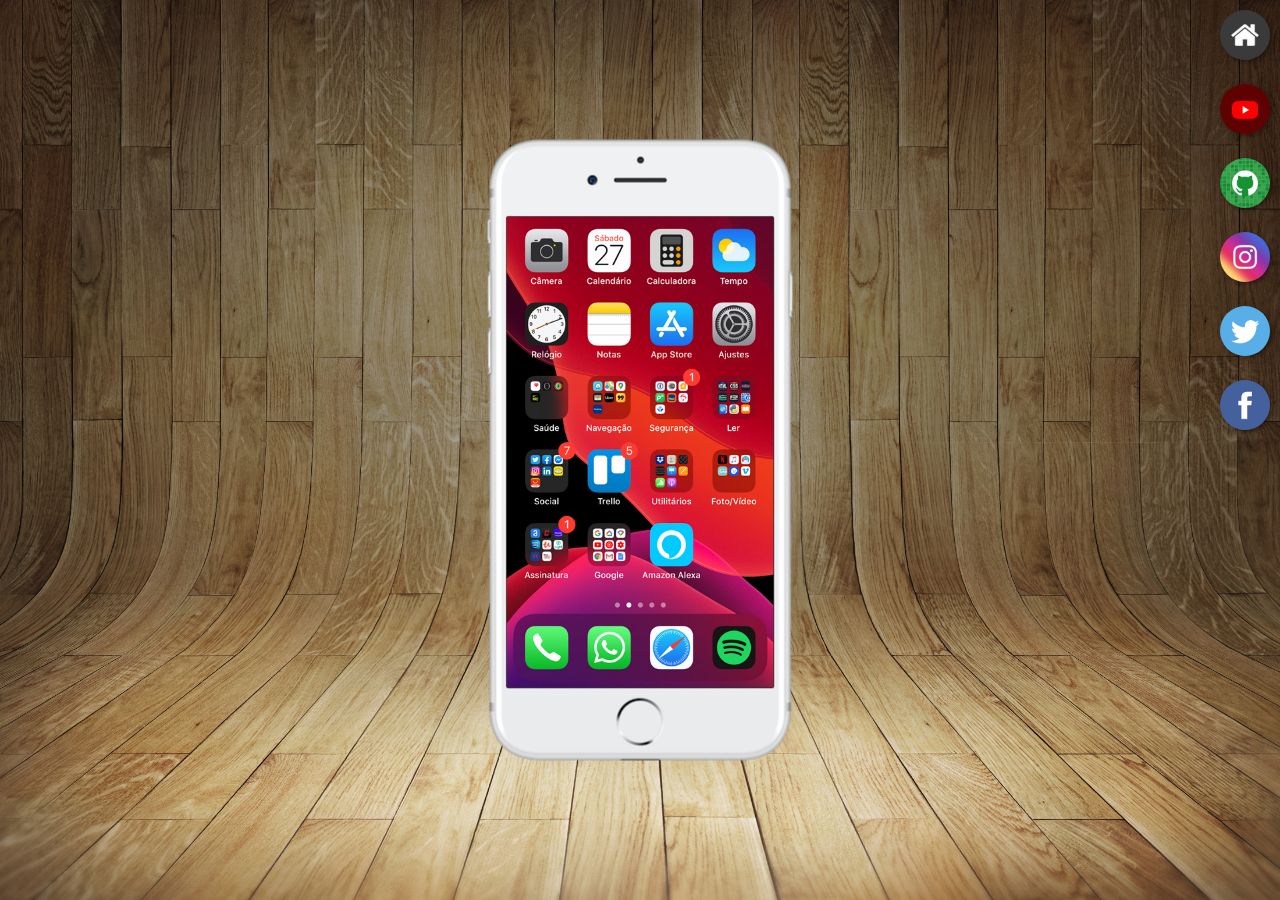
<file: index.html>
<!DOCTYPE html>
<html lang="pt-br">
<head>
    <meta charset="UTF-8">
    <meta http-equiv="X-UA-Compatible" content="IE=edge">
    <meta name="viewport" content="width=device-width, initial-scale=1.0">
    <link rel="shortcut icon" href="favicon.ico" type="image/x-icon">
    <link rel="stylesheet" href="estilos/style.css">
    <title>Projeto Redes Sociais</title>
</head>
<body>
    <main>
        <section id="telefone">
            <iframe src="home.html" name="tela" id="tela" frameborder="0">
                Seu navegador não é compatível com isso. 
            </iframe>
        </section>
        <section id="redes-sociais">
            <a href="home.html" target="tela">
                <img src="imagens/logo-home.jpg" alt="Home"><br/>
            </a>
            <a href="youtube.html" target="tela">
                <img src="imagens/logo-youtube.jpg" alt="YouTube"><br/>
            </a>
            <a href="github.html" target="tela">
                <img src="imagens/logo-github.jpg" alt="GitHub"><br/>
            </a>
            <a href="instagram.html" target="tela">
                <img src="imagens/logo-instagram.jpg" alt="Instagram"><br/>
            </a>
            <a href="twitter.html" target="tela">
                <img src="imagens/logo-twitter.jpg" alt="Twitter"><br/>
            </a>
            <a href="facebook.html" target="tela">
                <img src="imagens/logo-facebook.jpg" alt="Facebook">
            </a>
        </section>
    </main>
</body>
</html>
</file>
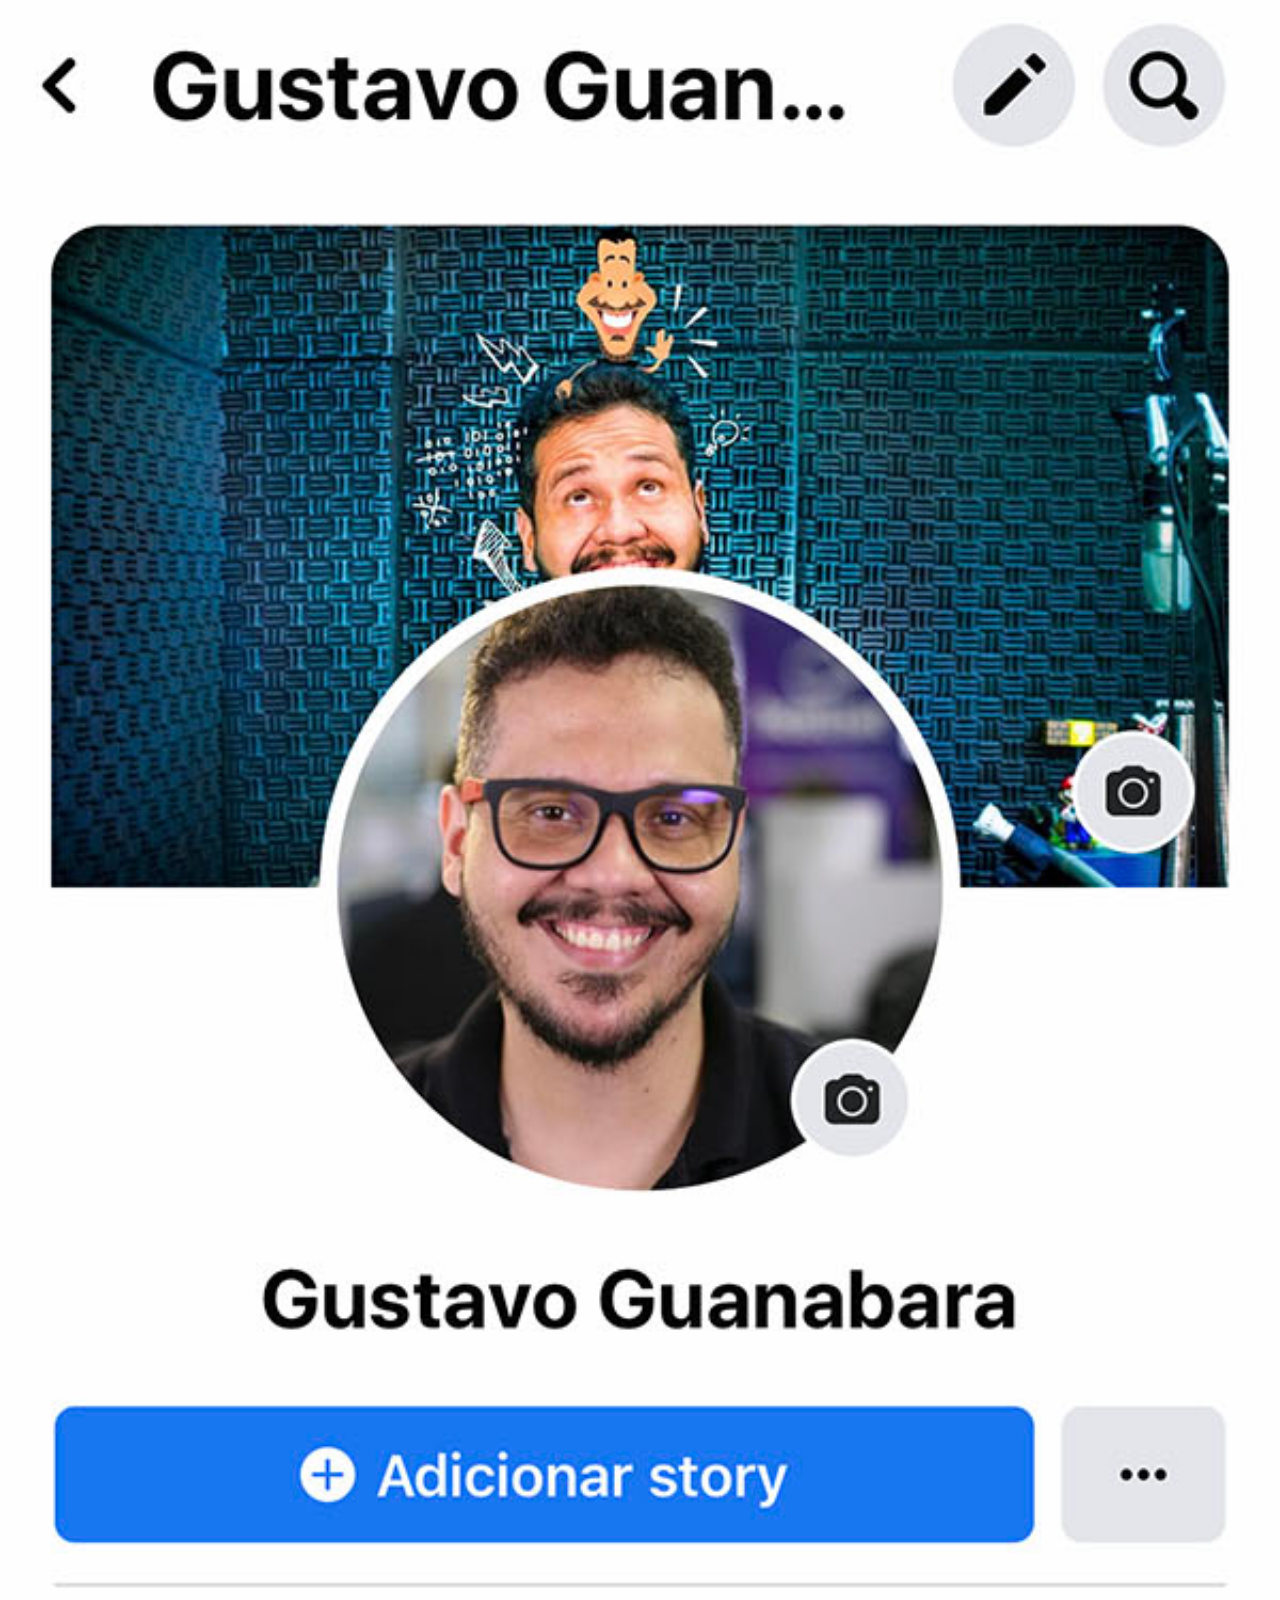
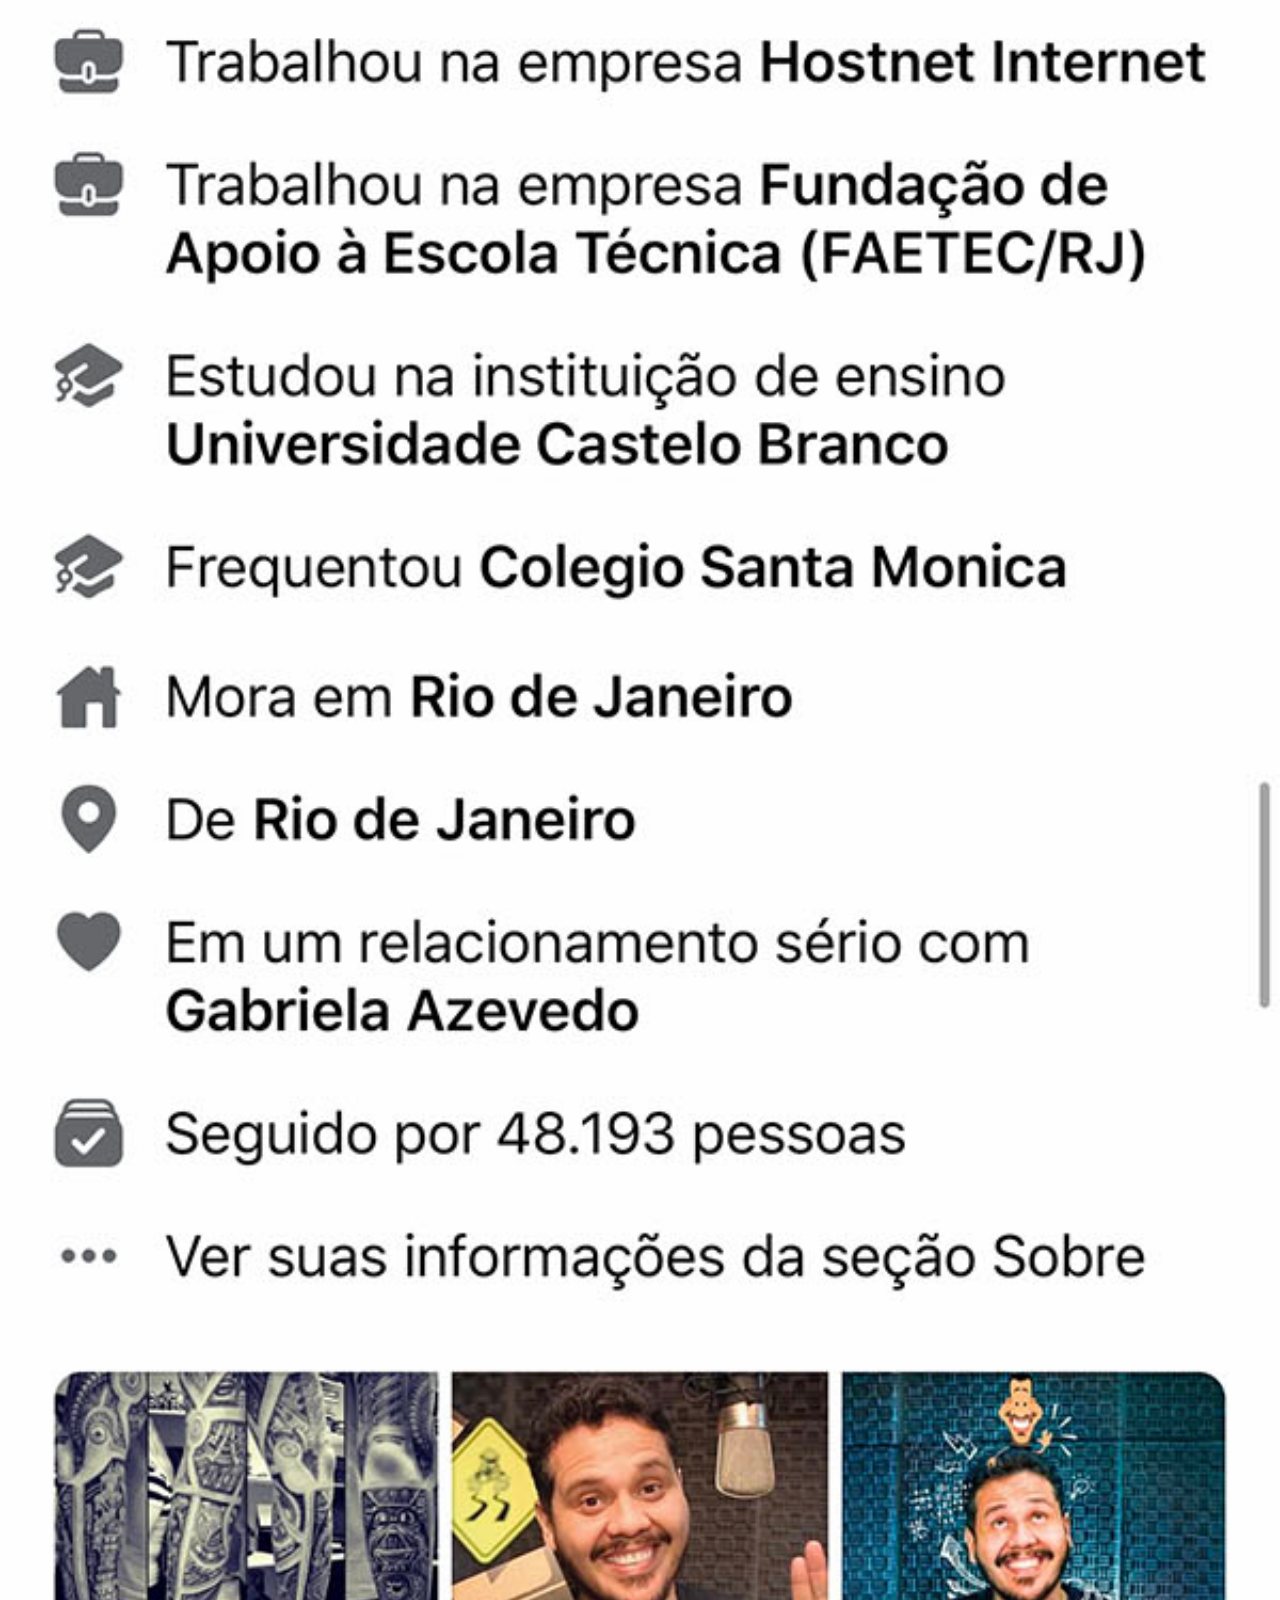
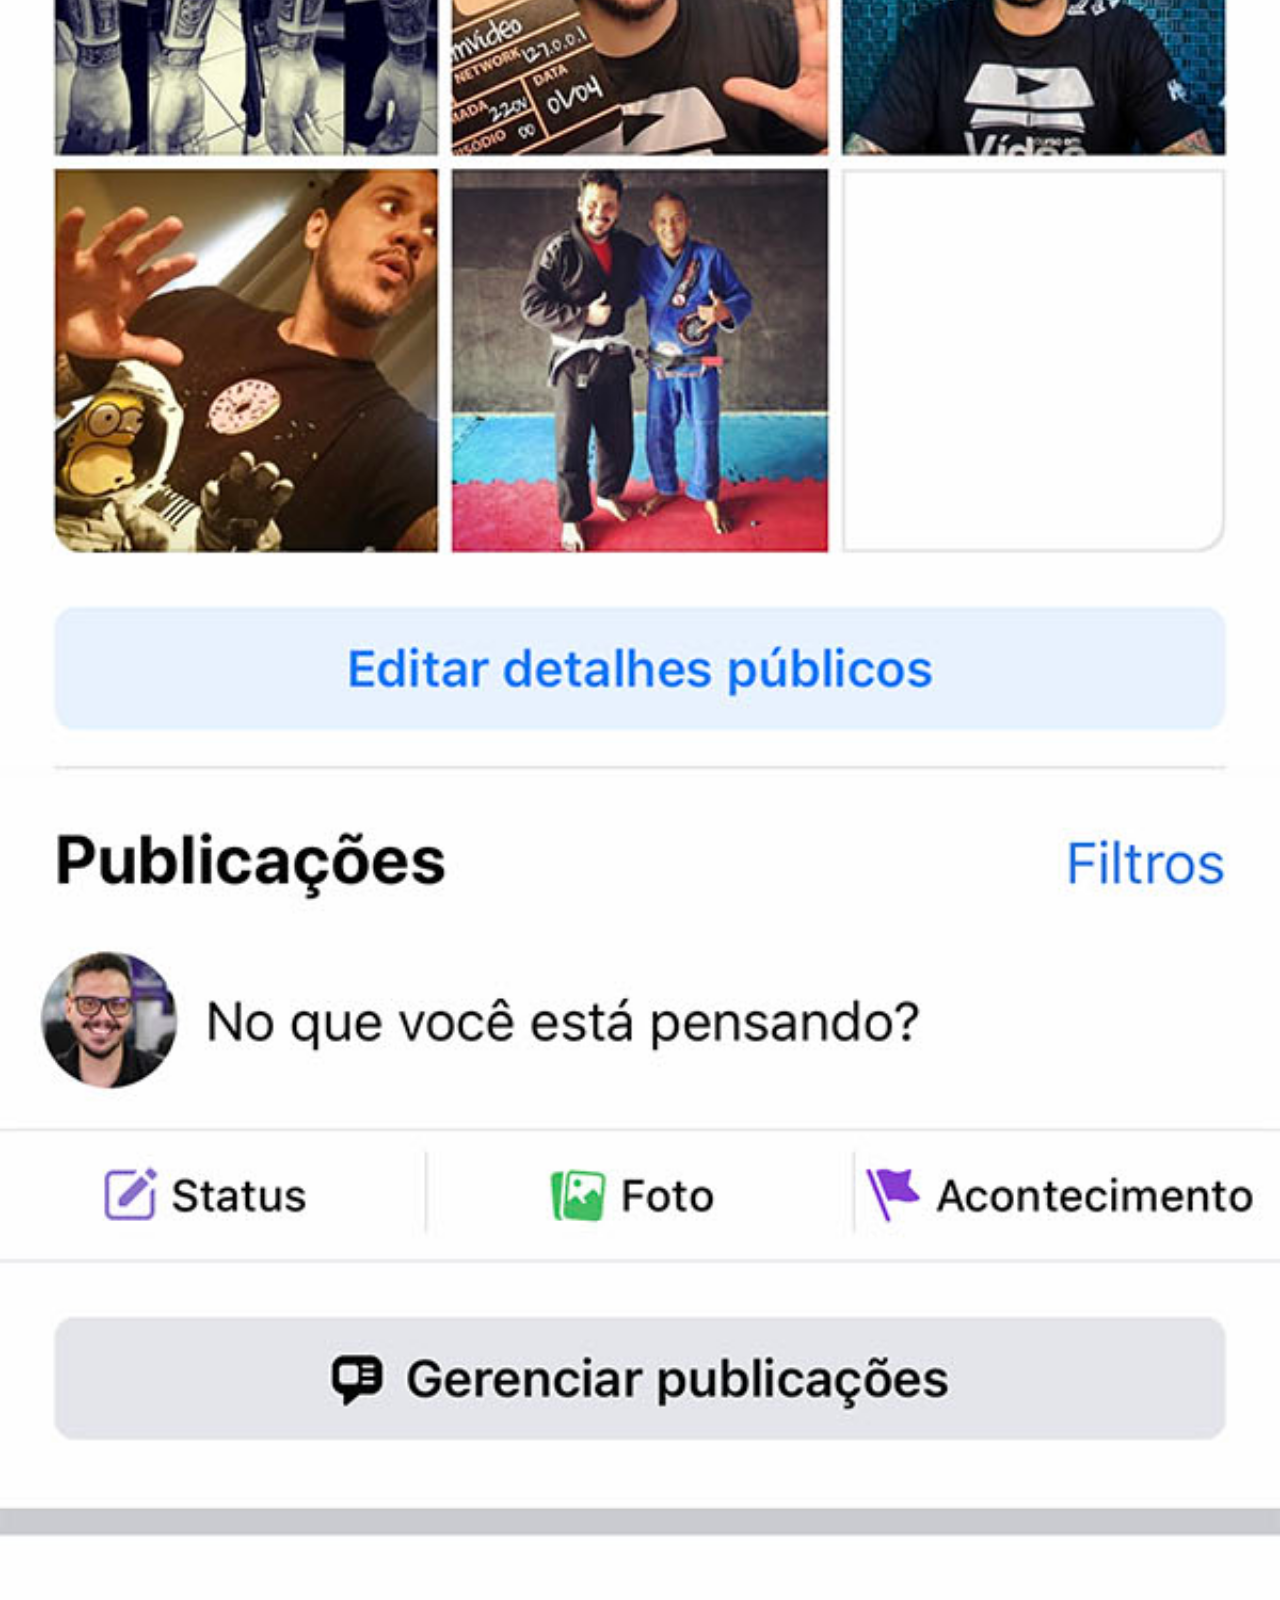
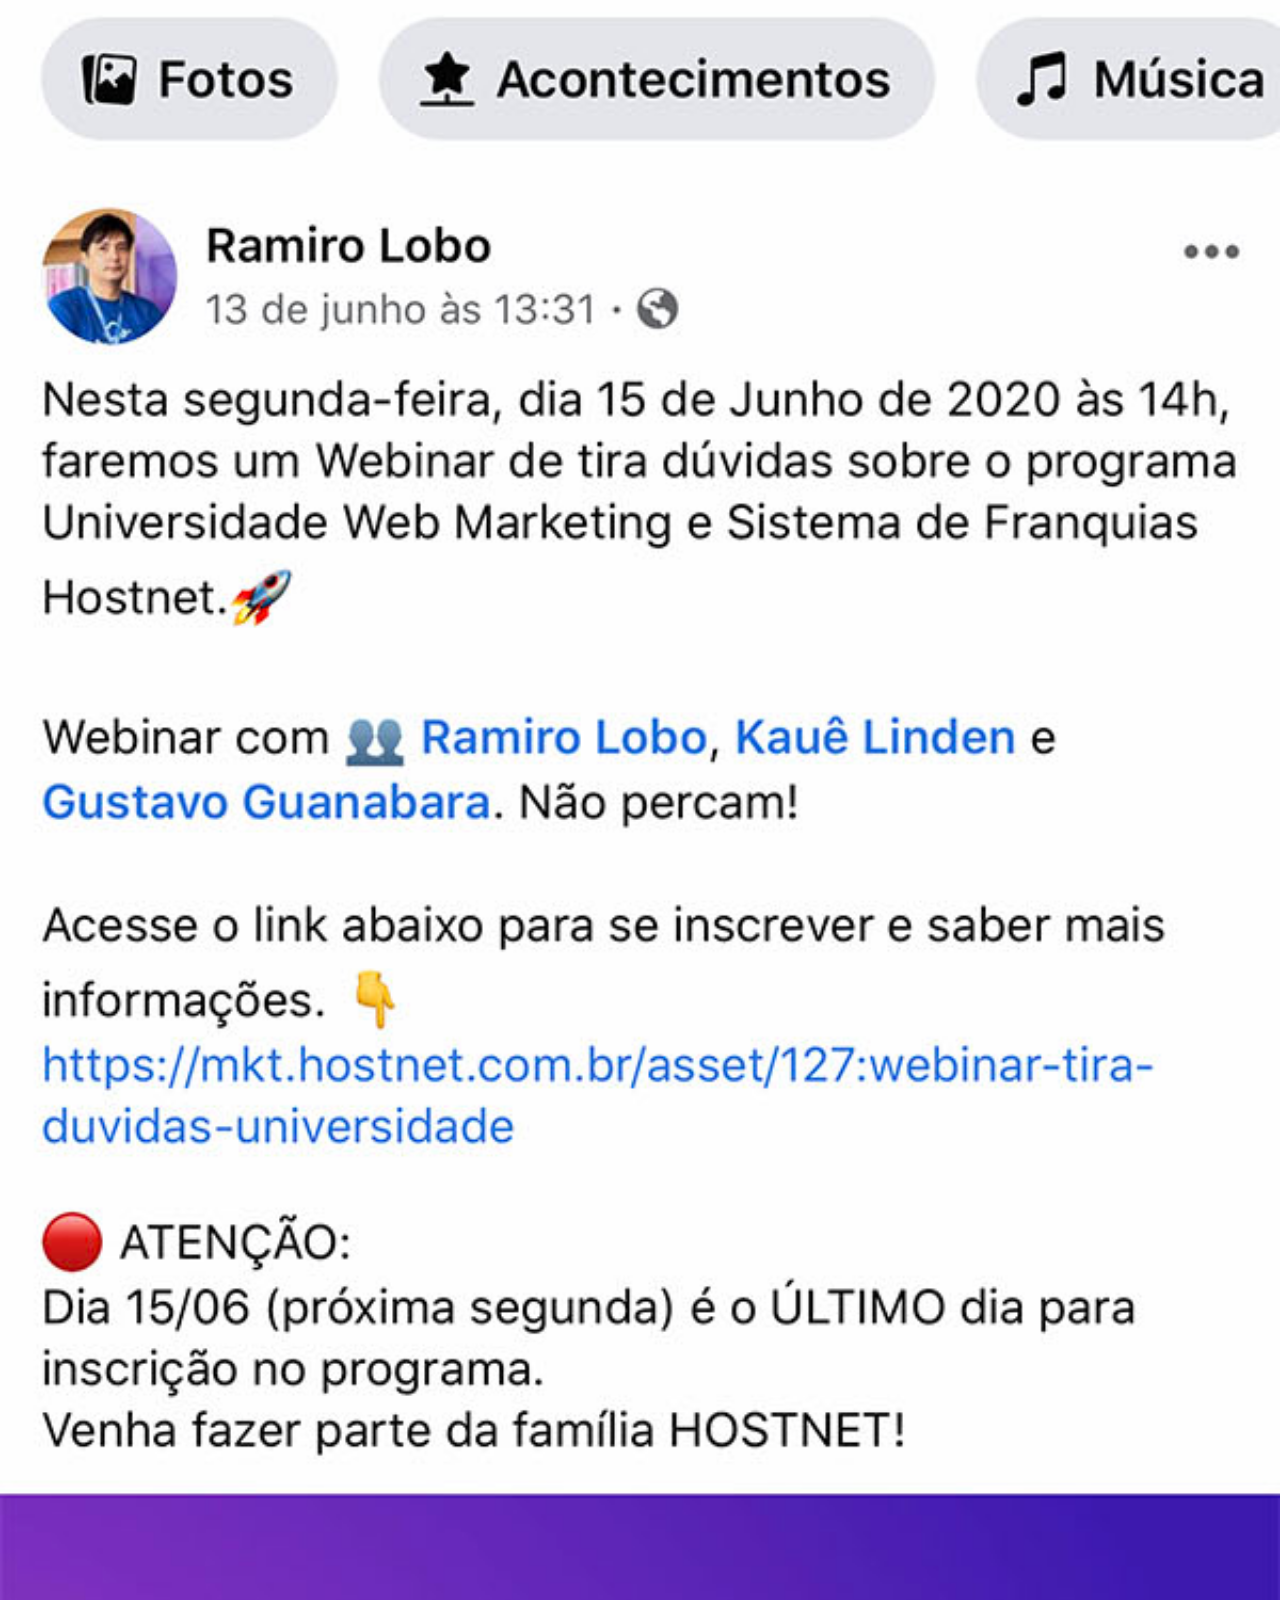
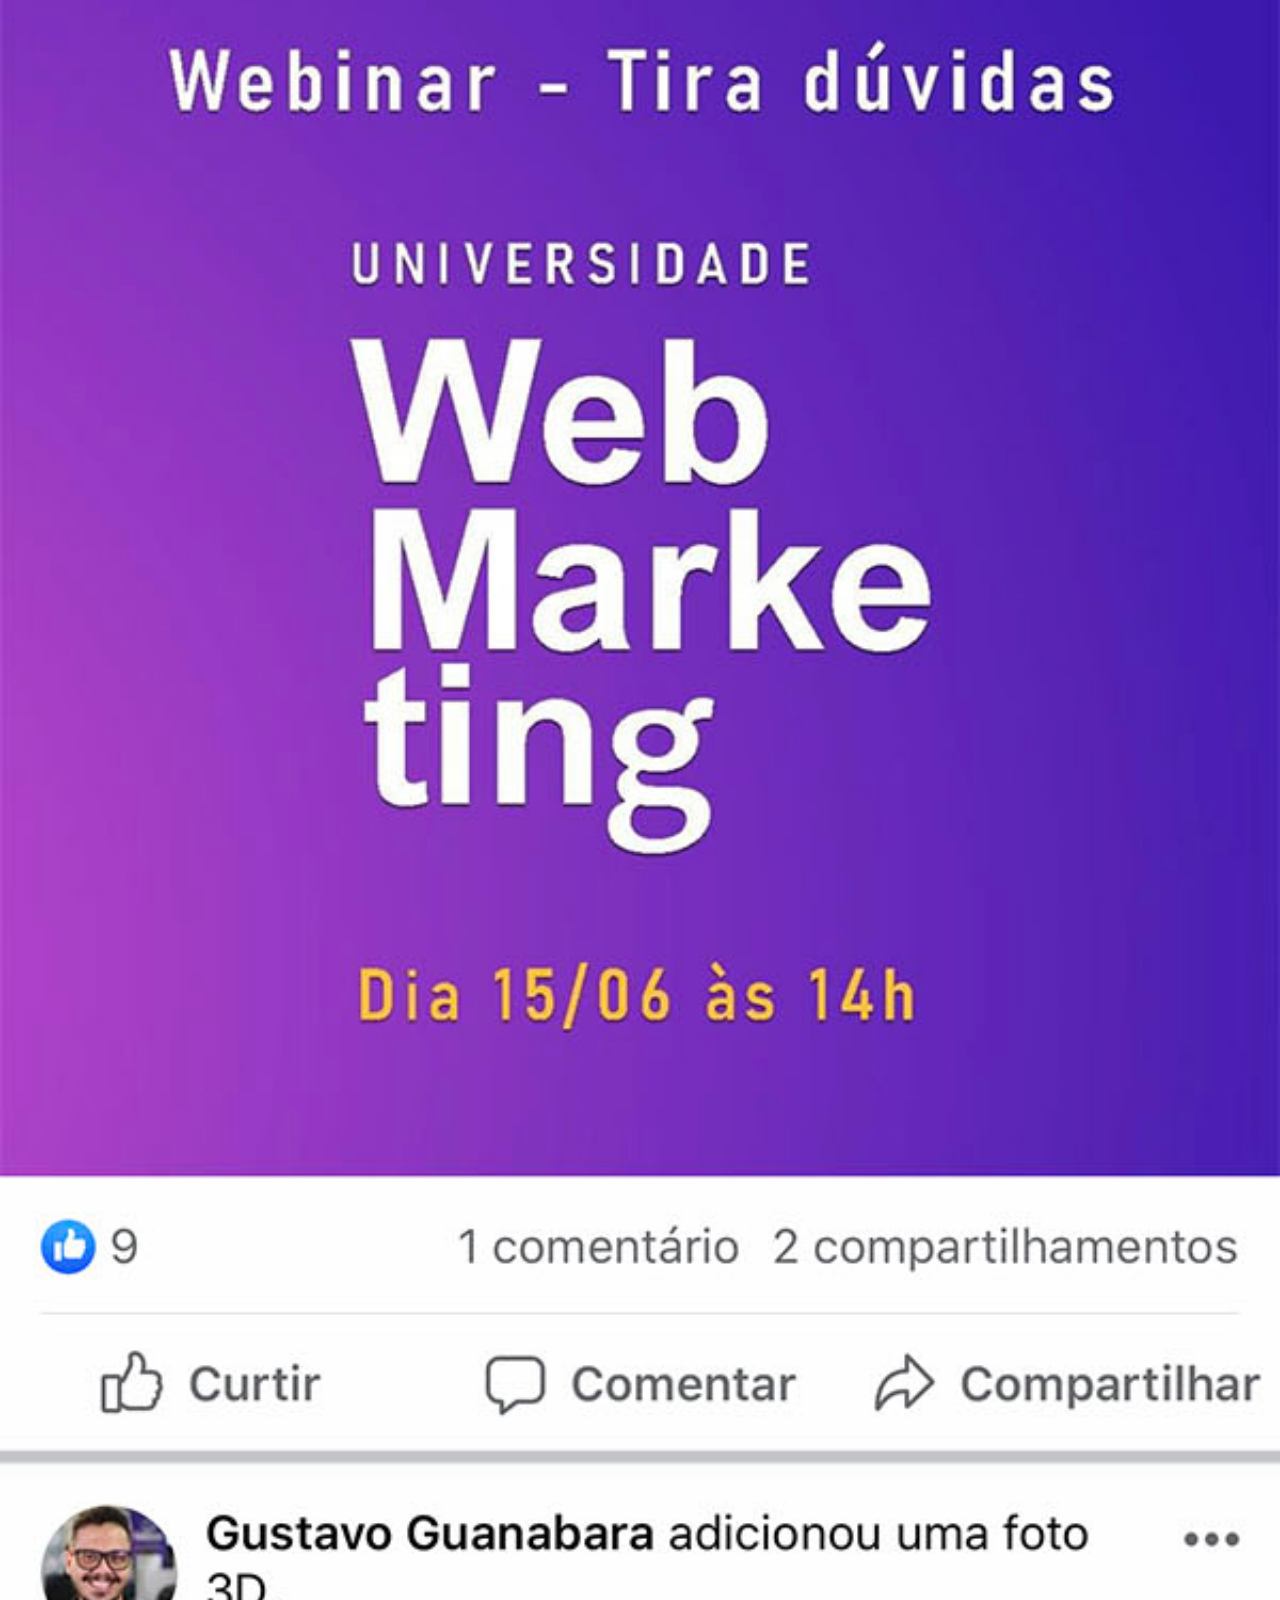
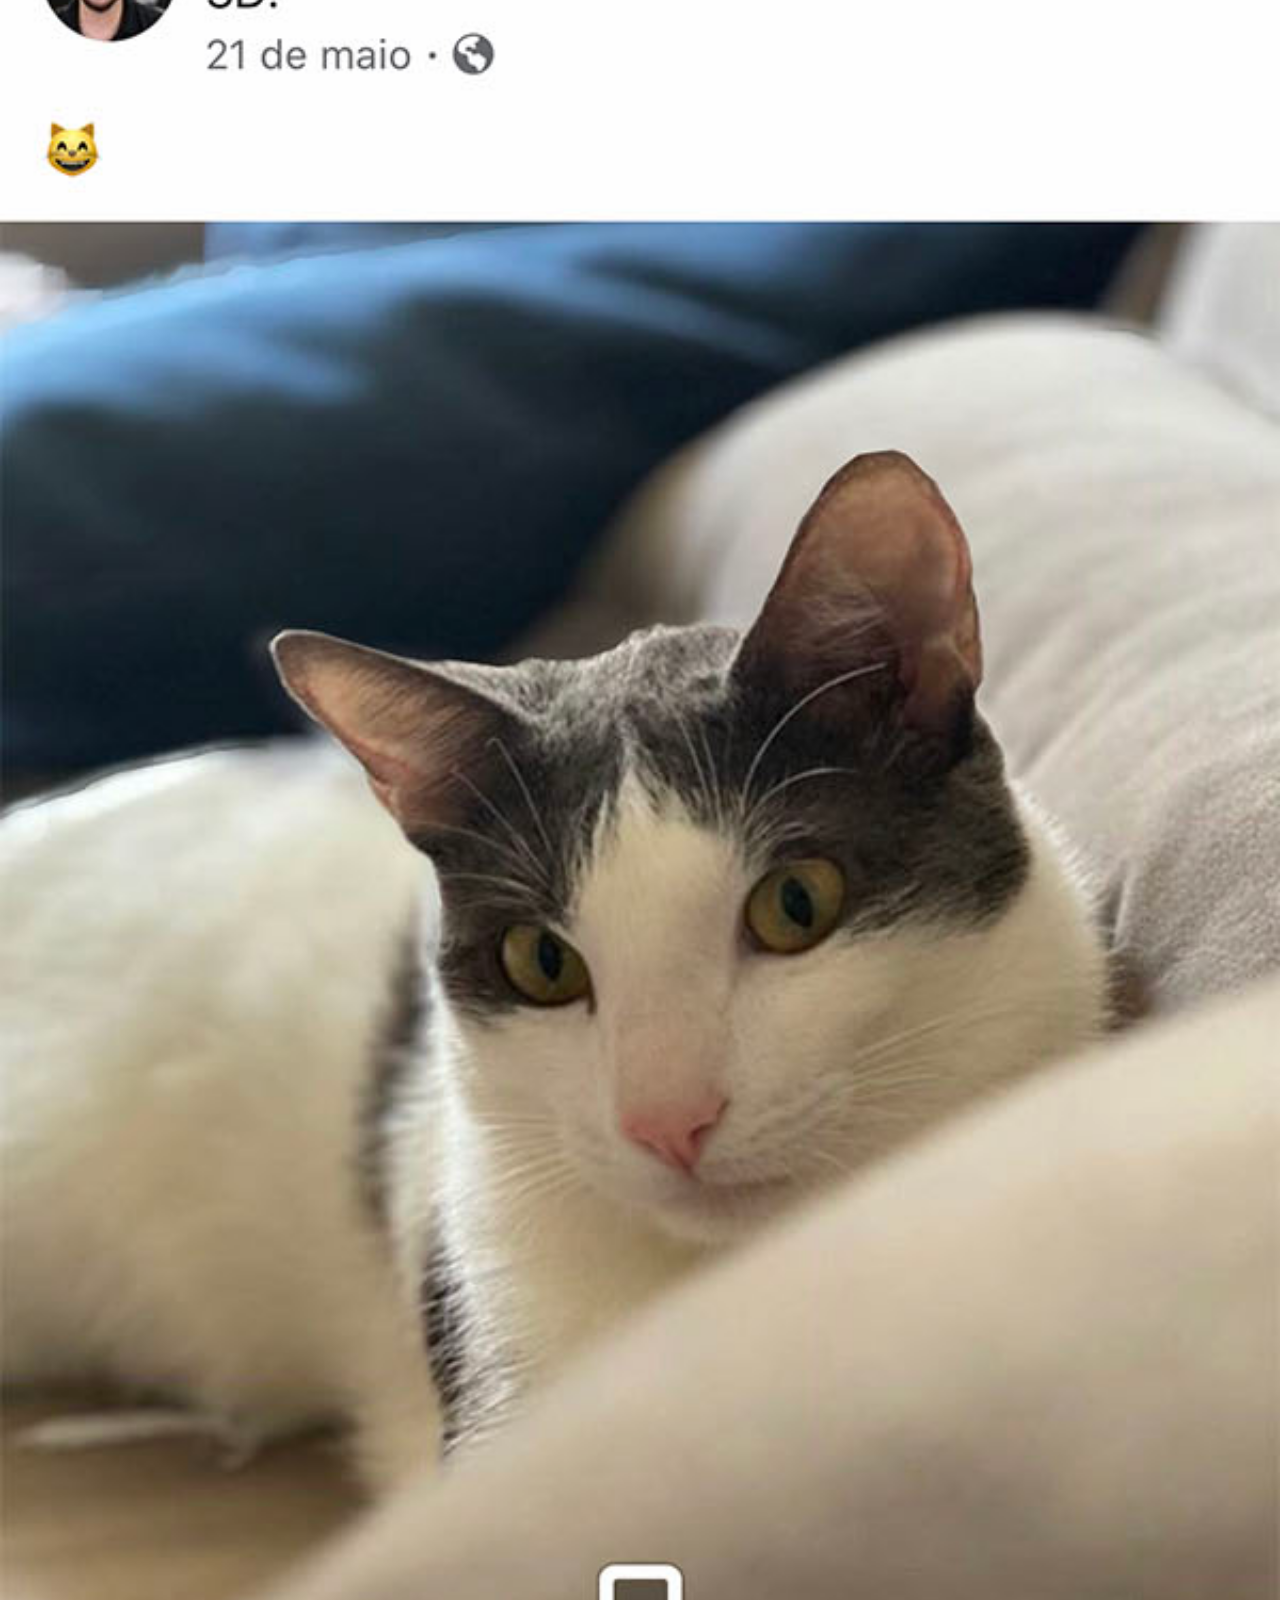
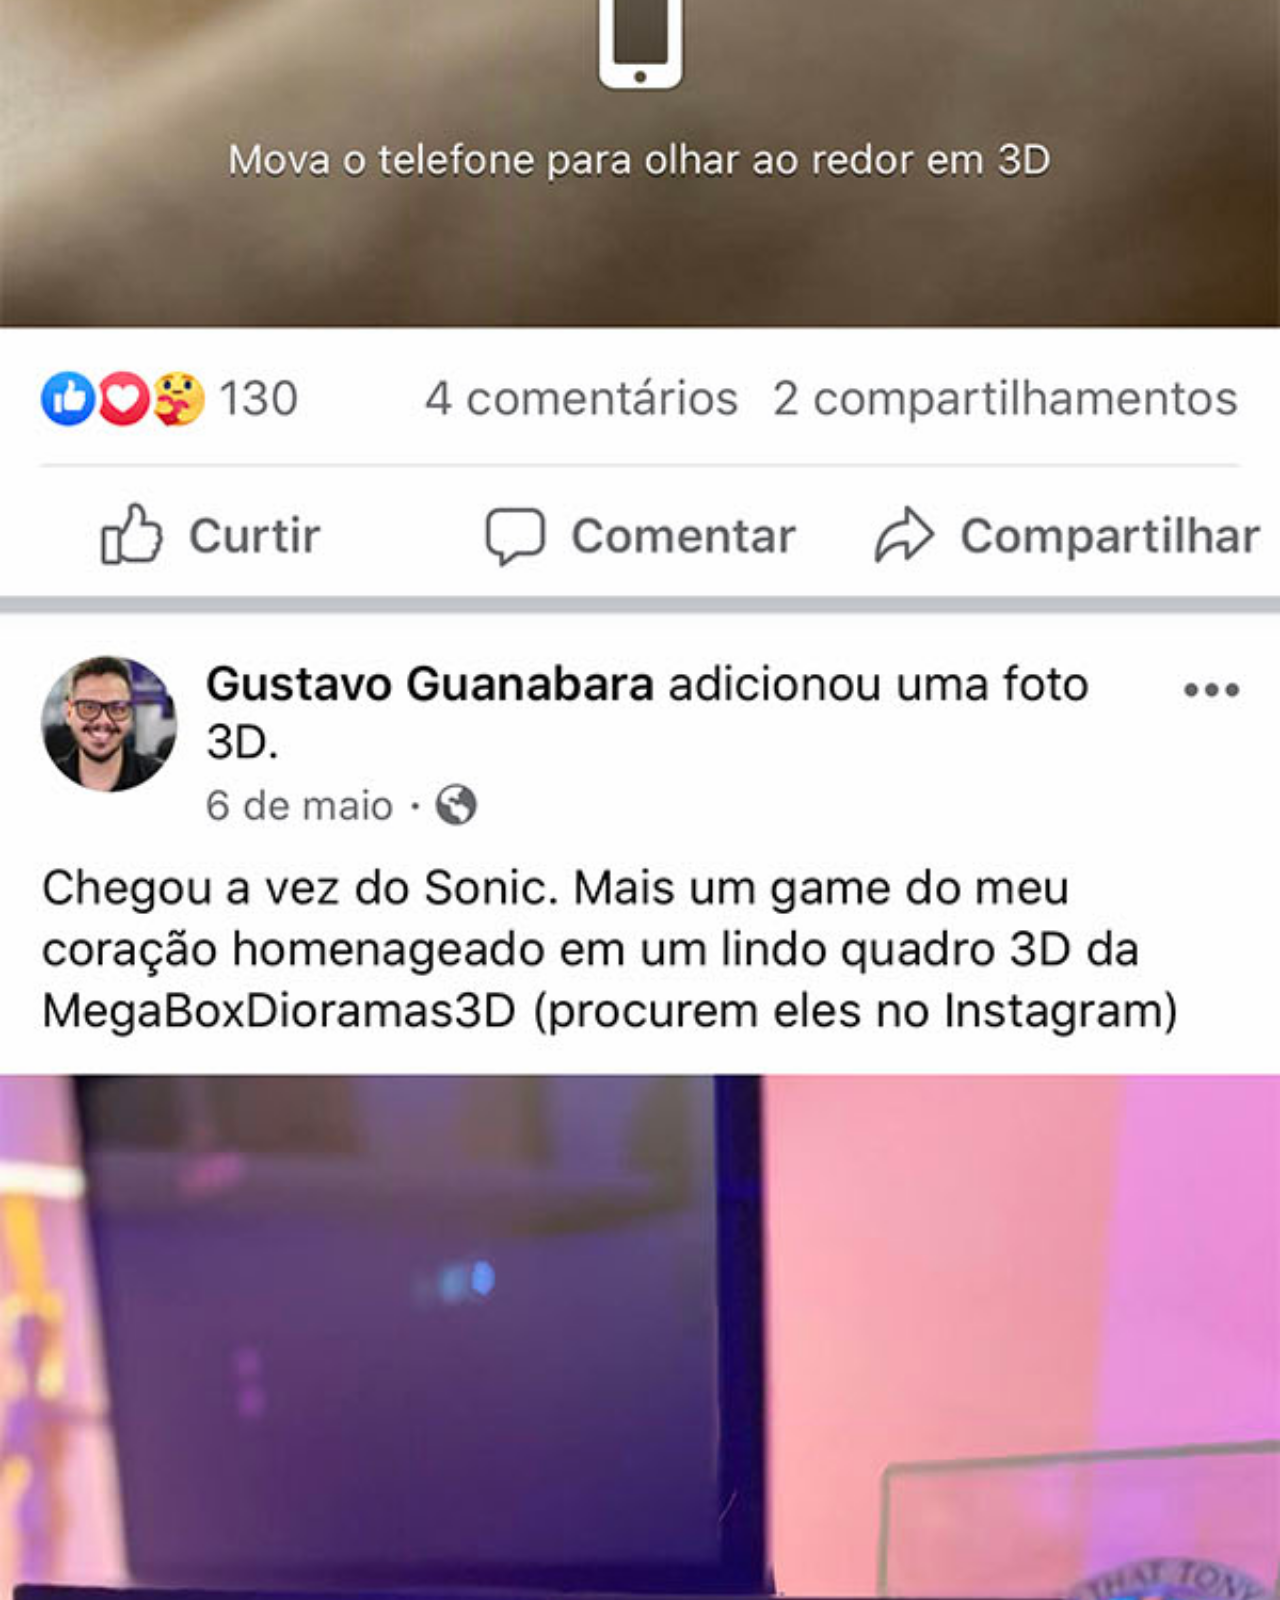
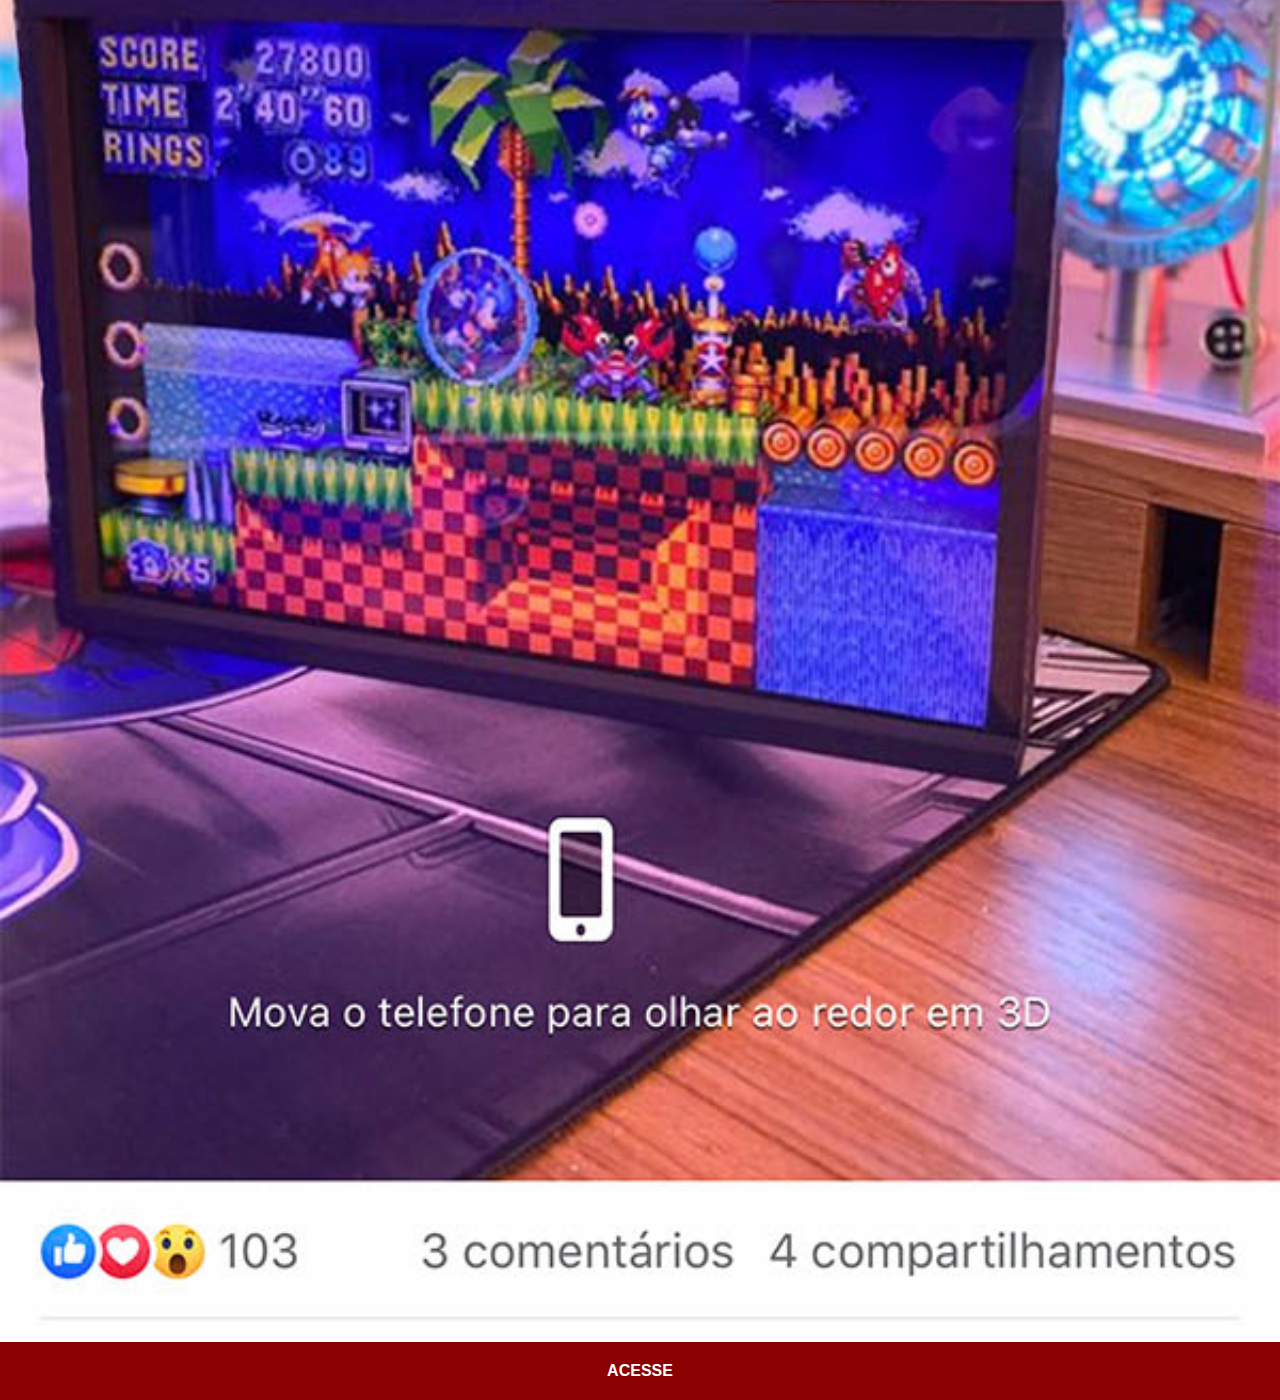
<file: facebook.html>
<!DOCTYPE html>
<html lang="pt-br">
<head>
    <meta charset="UTF-8">
    <meta http-equiv="X-UA-Compatible" content="IE=edge">
    <meta name="viewport" content="width=device-width, initial-scale=1.0">
    <title>Facebook</title>
    <link rel="stylesheet" href="estilos/social.css">
</head>
<body>
    <img src="imagens/tela-facebook.jpg" alt="Facebook">
    <a href="https://pt-br.facebook.com/gustavoguanabara/" target="_blank">ACESSE</a>
</body>
</html>
</file>
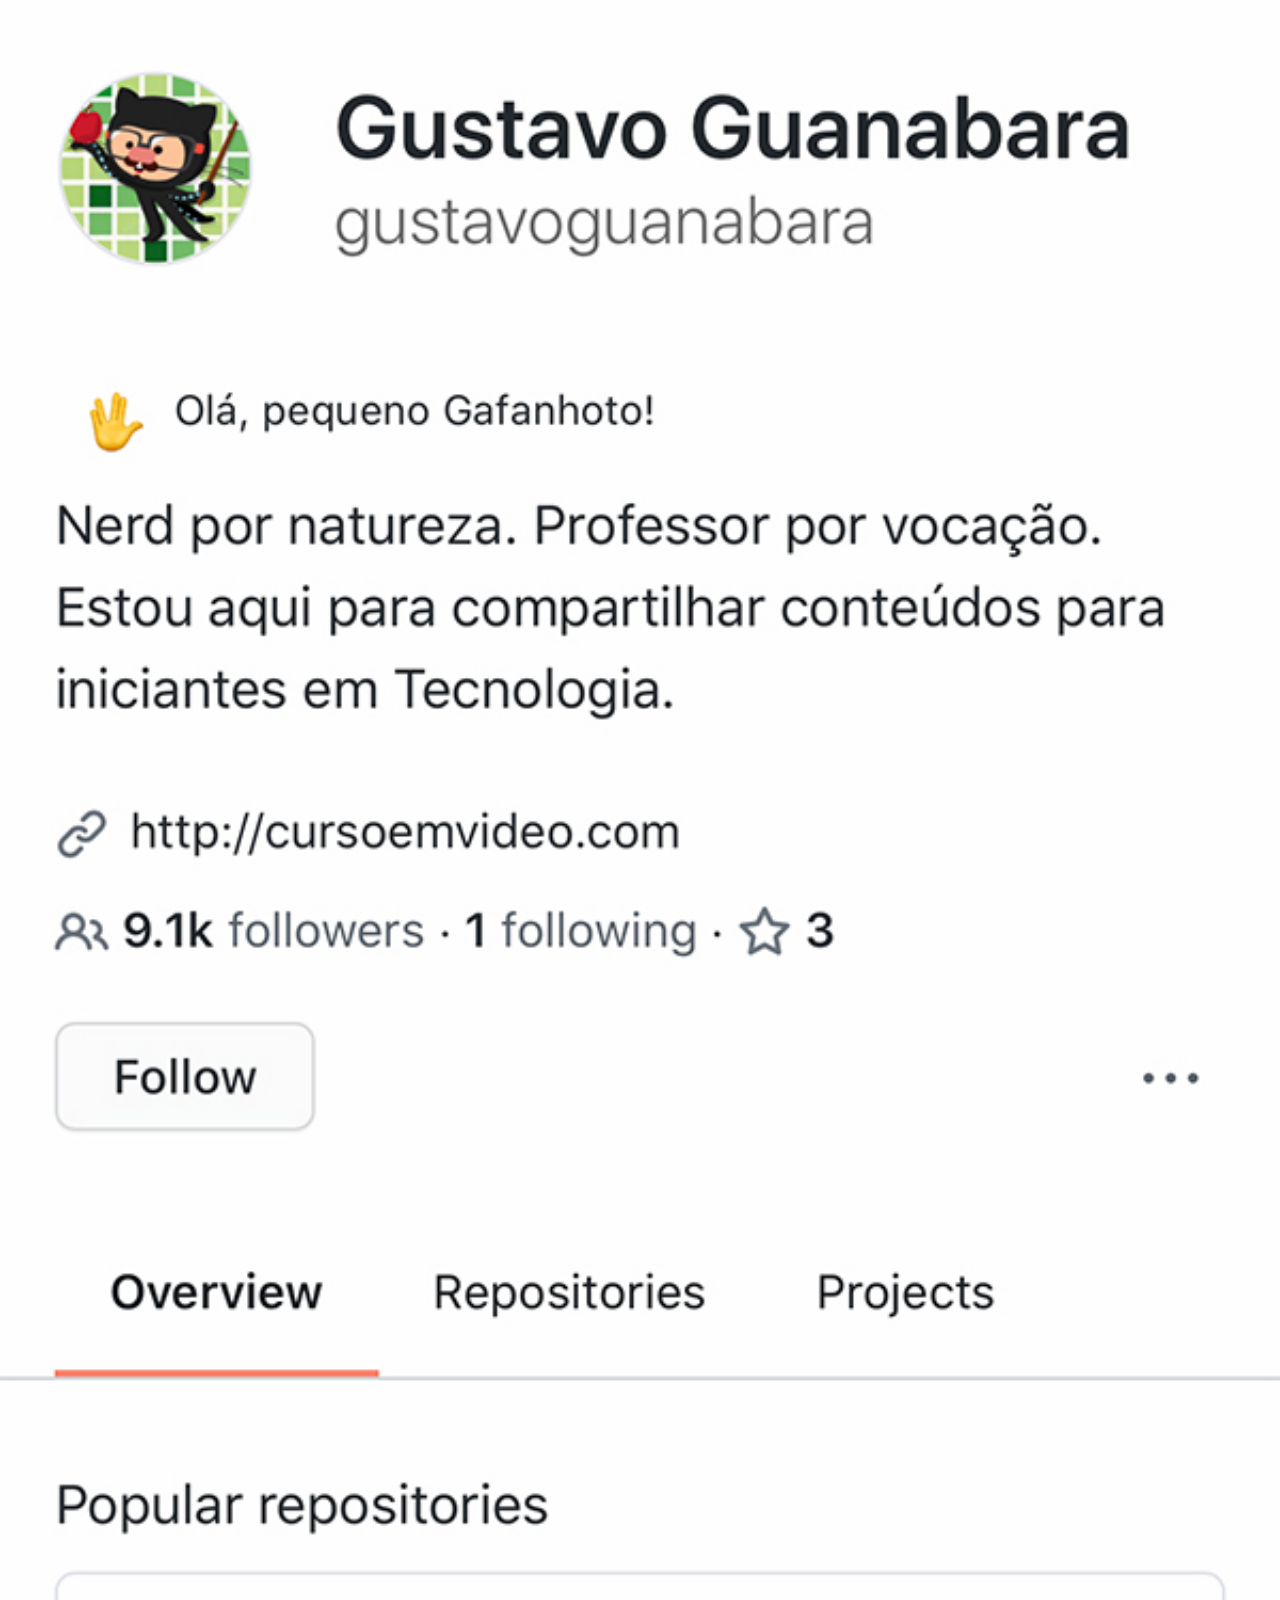
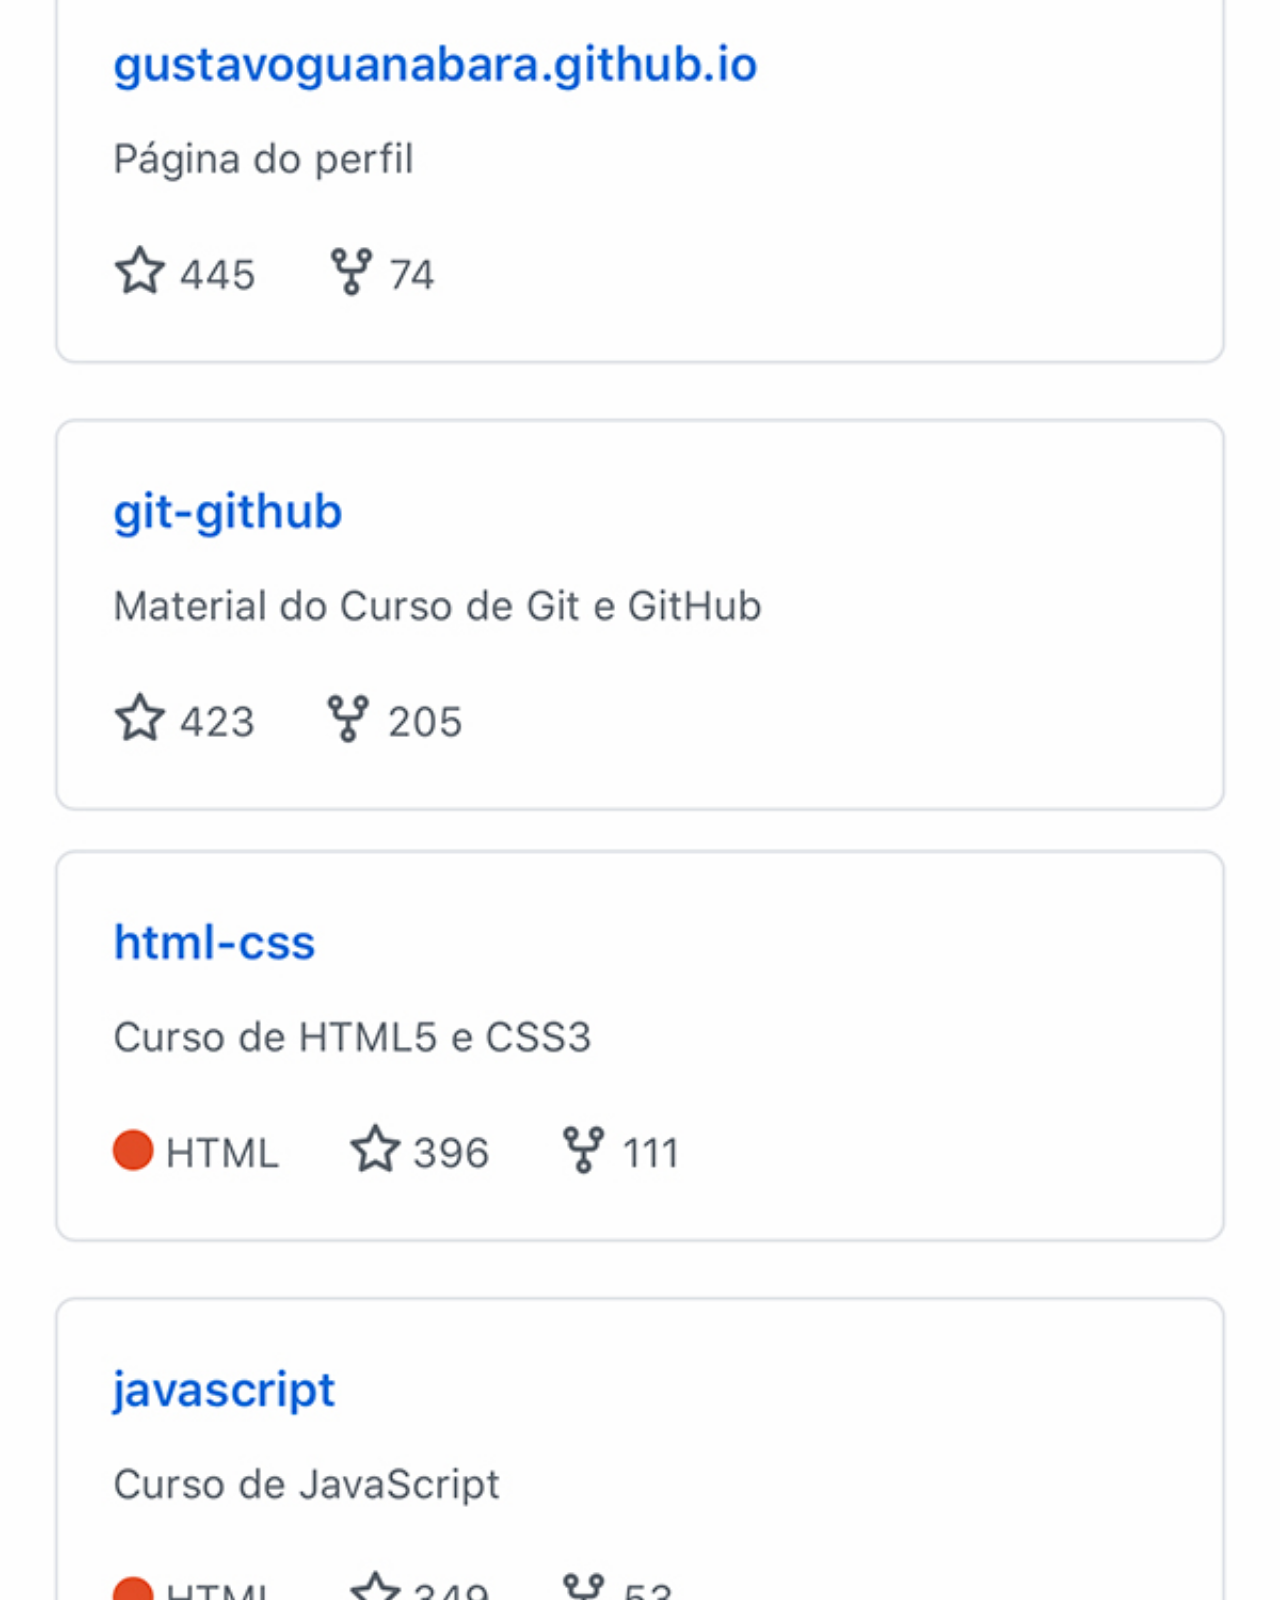
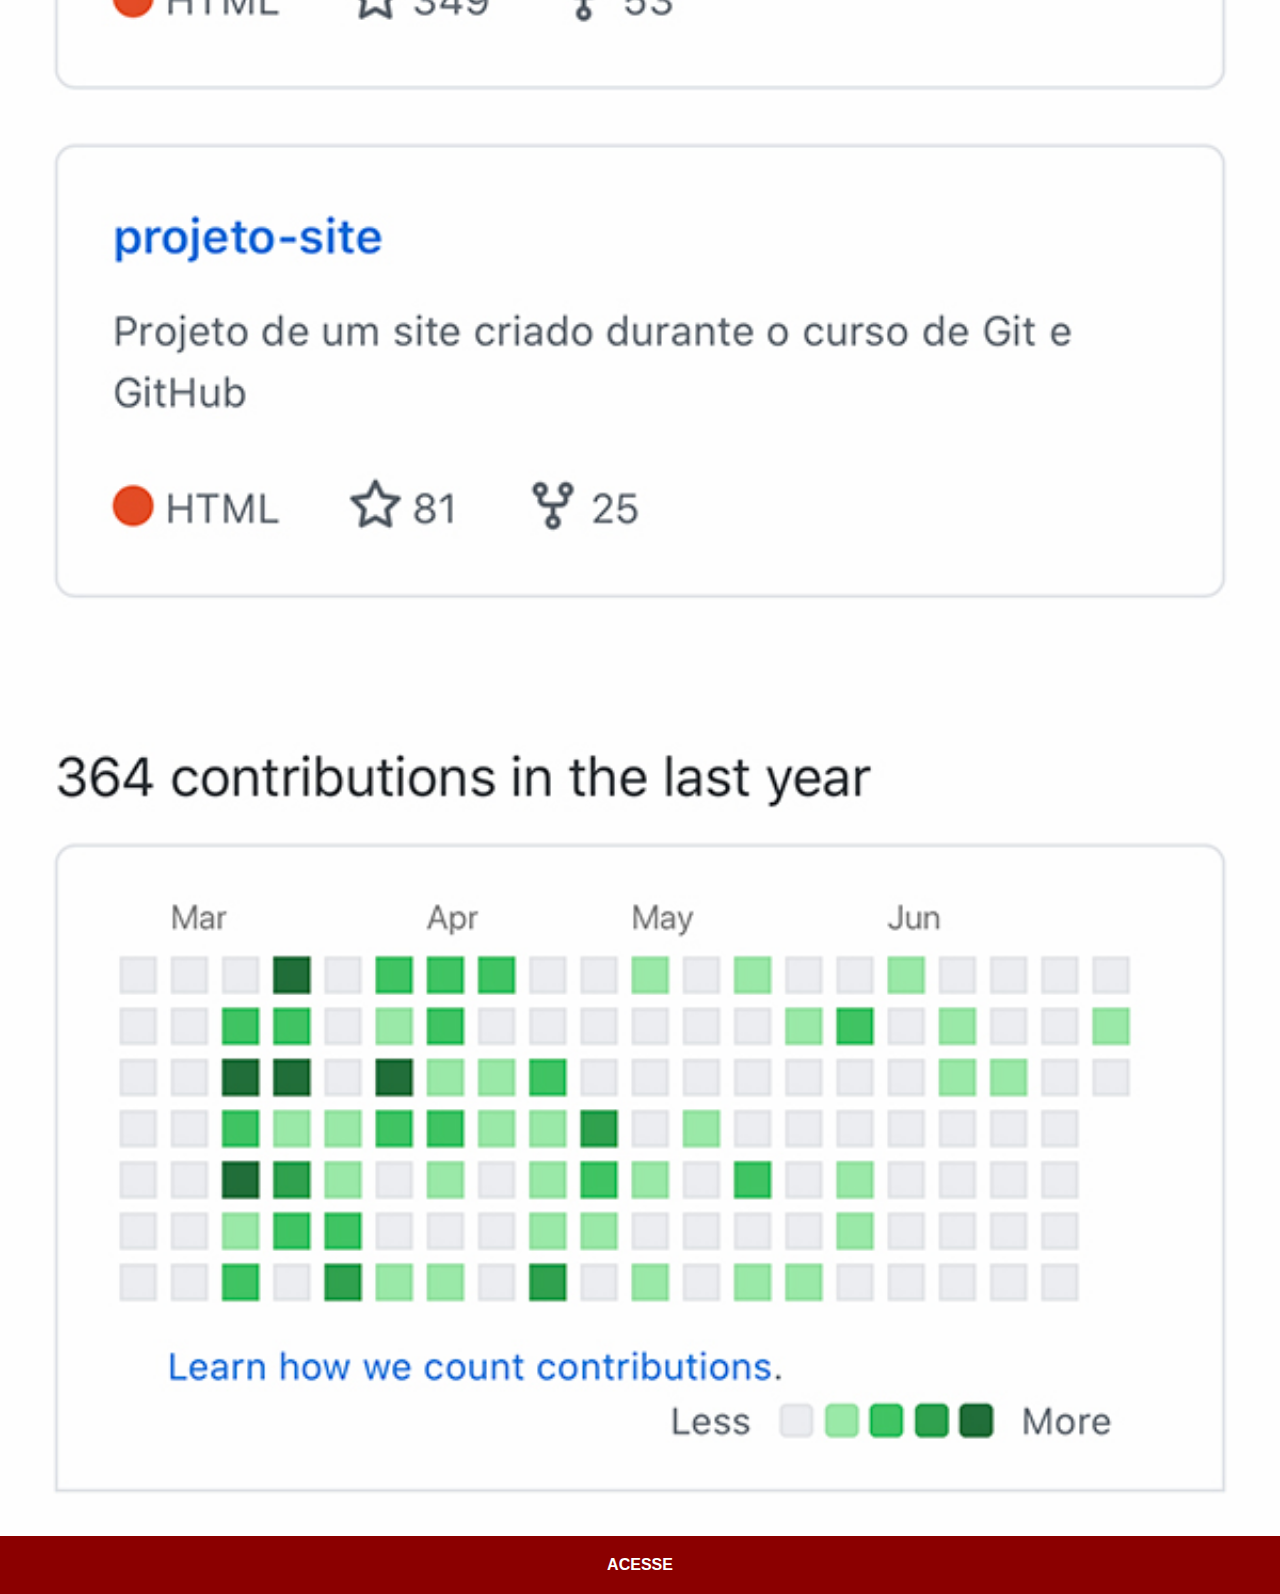
<file: github.html>
<!DOCTYPE html>
<html lang="pt-br">
<head>
    <meta charset="UTF-8">
    <meta http-equiv="X-UA-Compatible" content="IE=edge">
    <meta name="viewport" content="width=device-width, initial-scale=1.0">
    <title>GitHub</title>
    <link rel="stylesheet" href="estilos/social.css">
</head>
<body>
    <img src="imagens/tela-github.jpg" alt="GitHub">
    <a href="https://www.github.com/gustavoguanabara/" target="_blank">ACESSE</a>
</body>
</html>
</file>
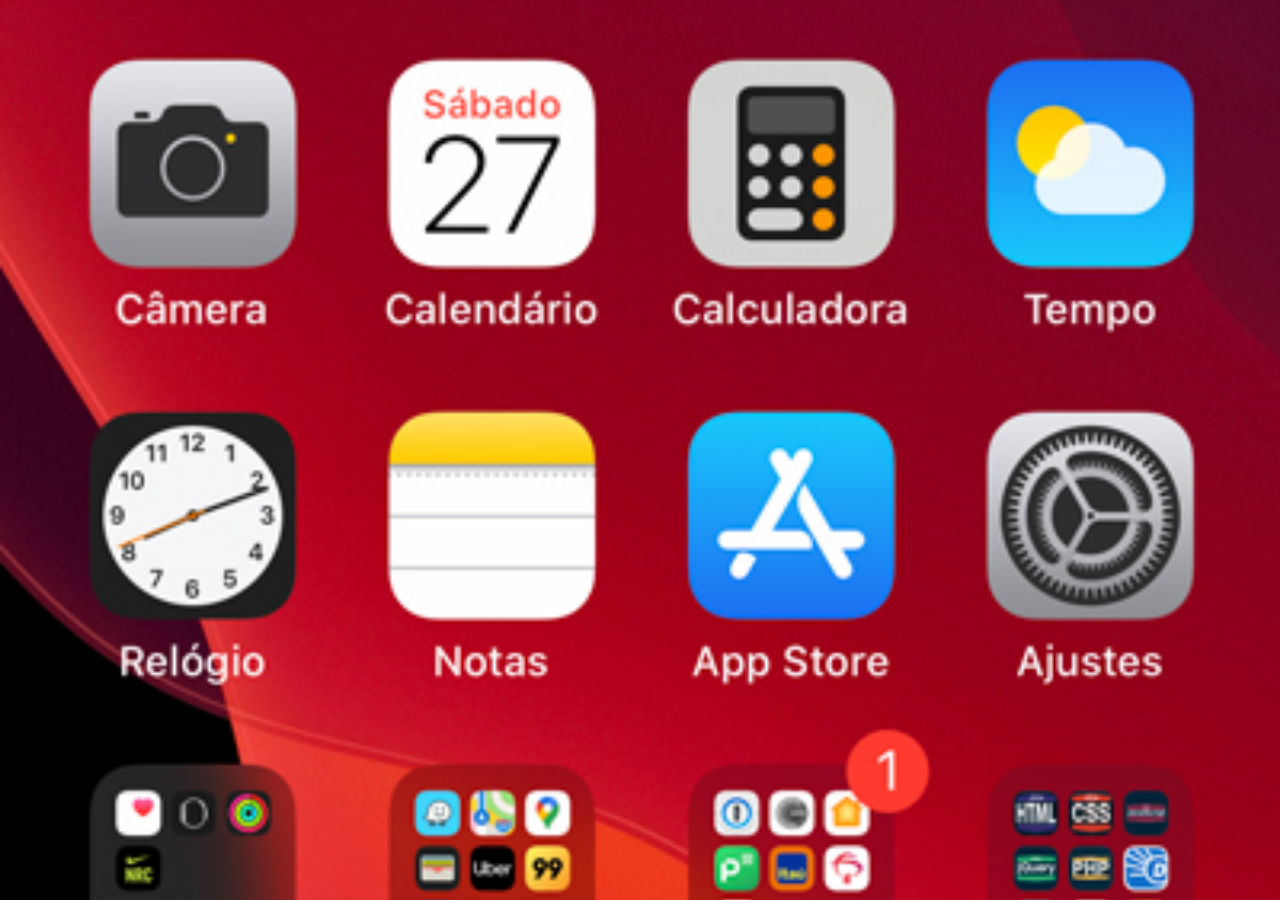
<file: home.html>
<!DOCTYPE html>
<html lang="pt-br">
<head>
    <meta charset="UTF-8">
    <meta http-equiv="X-UA-Compatible" content="IE=edge">
    <meta name="viewport" content="width=device-width, initial-scale=1.0">
    <title>Home</title>
    <style>
        * { 
            margin: 0px;
            padding: 0px; 
        }

        body {
            width: 100vw;
            height: 100vh;
            background: black url("imagens/tela-home.jpg") no-repeat
            top center;
            background-size: cover; 
        }
    </style>
</head>
<body>
    
</body>
</html>
</file>
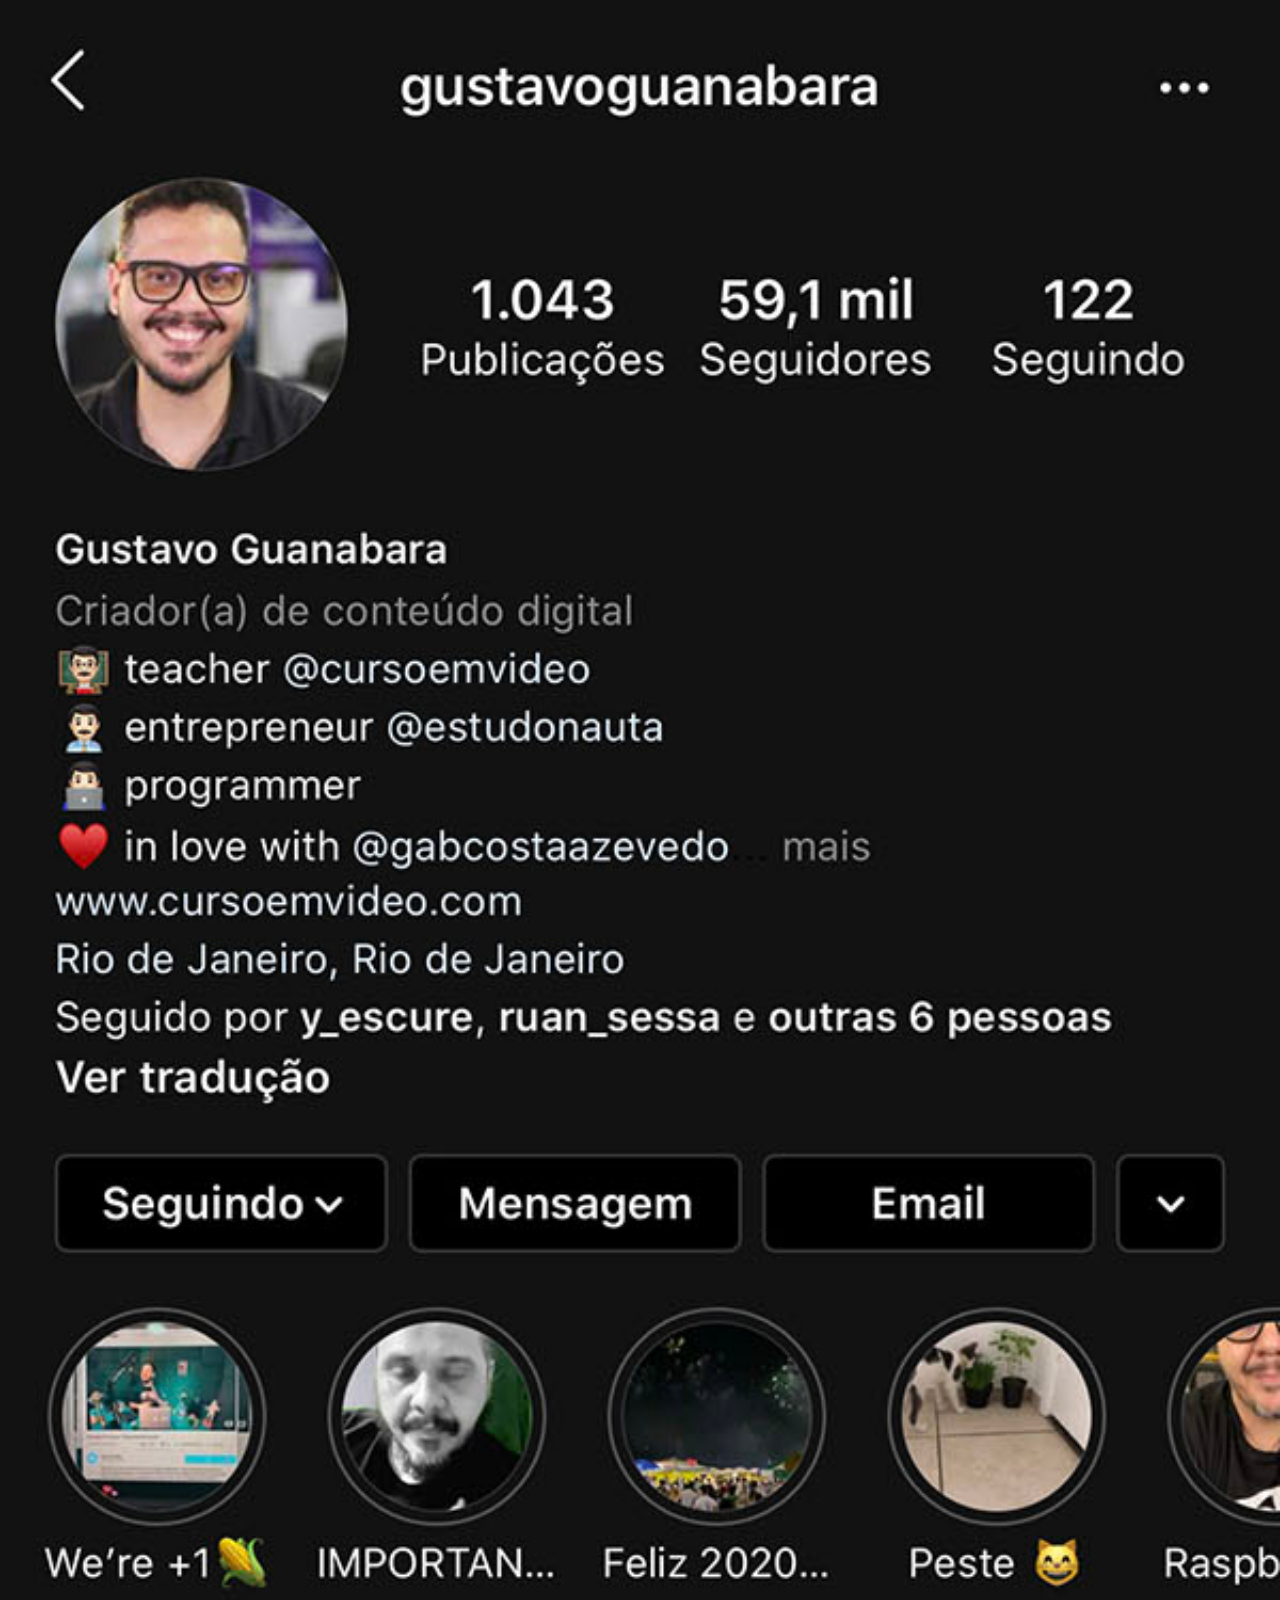
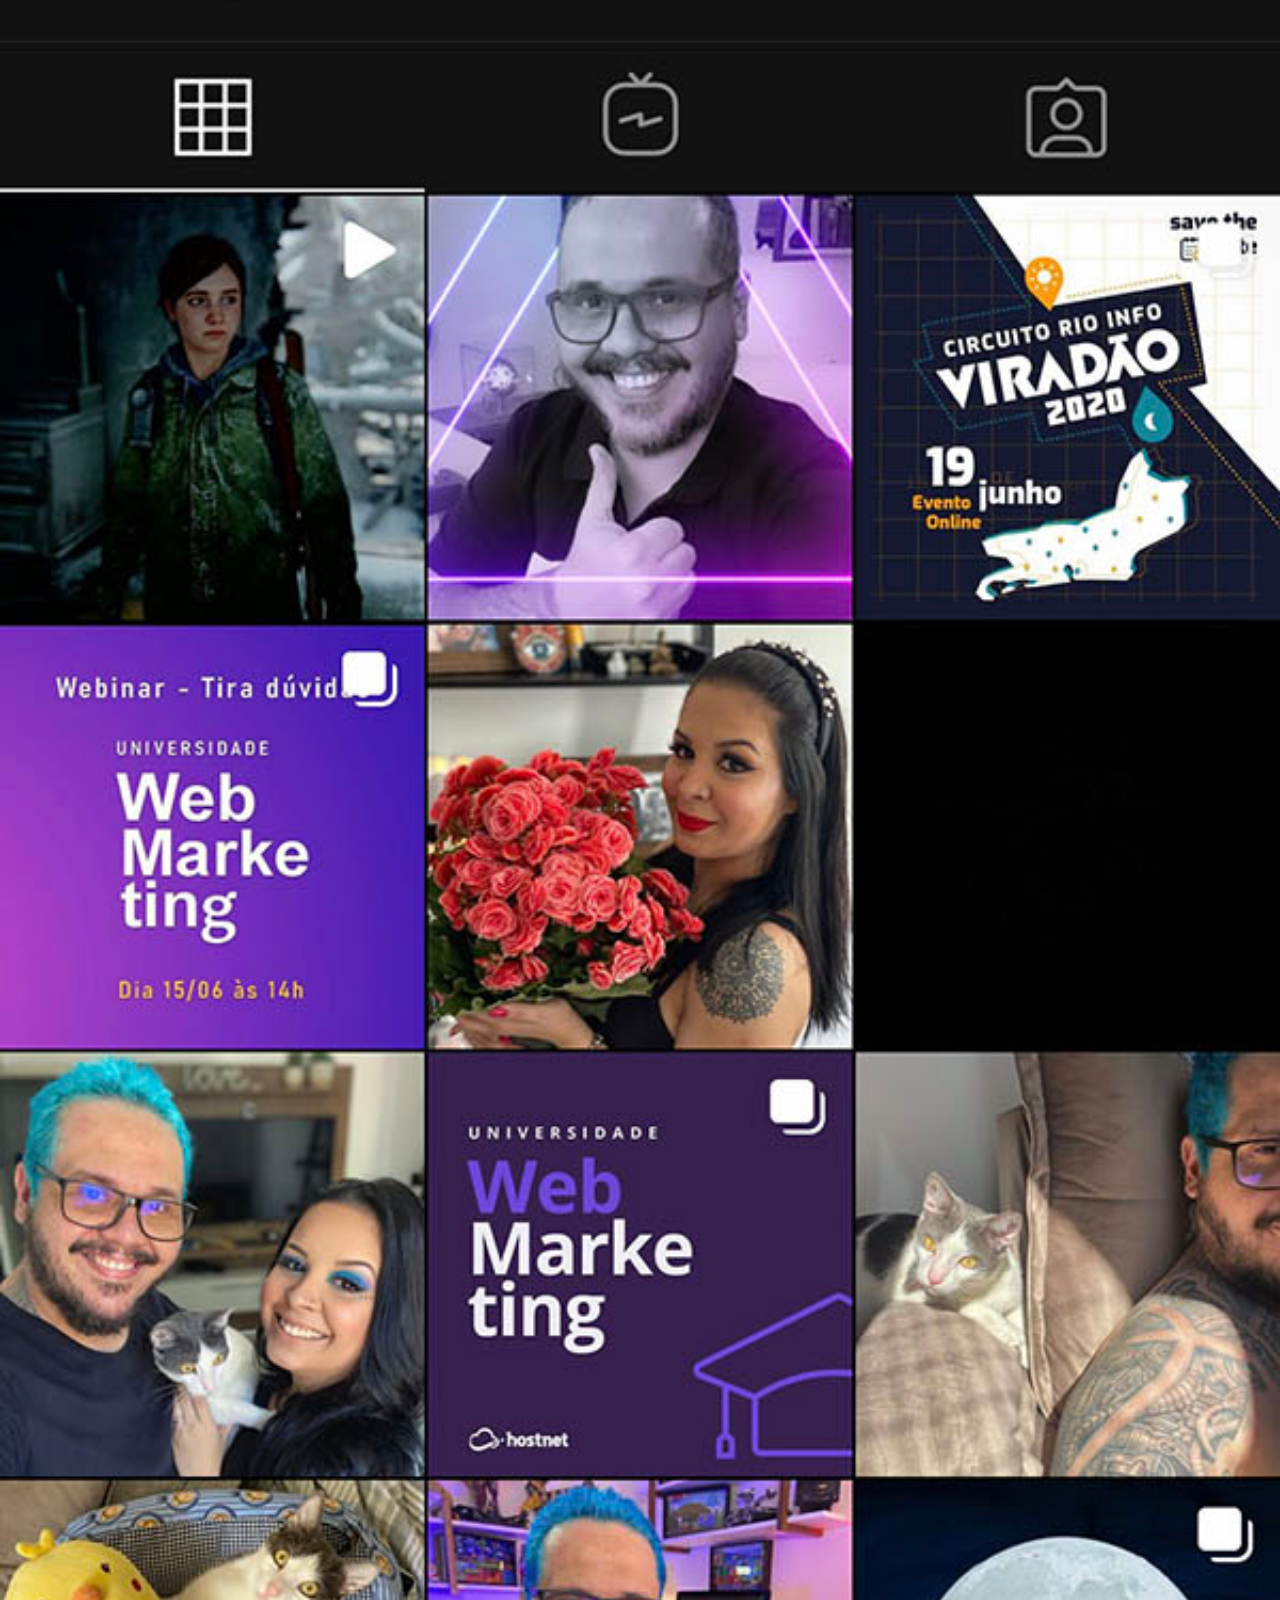
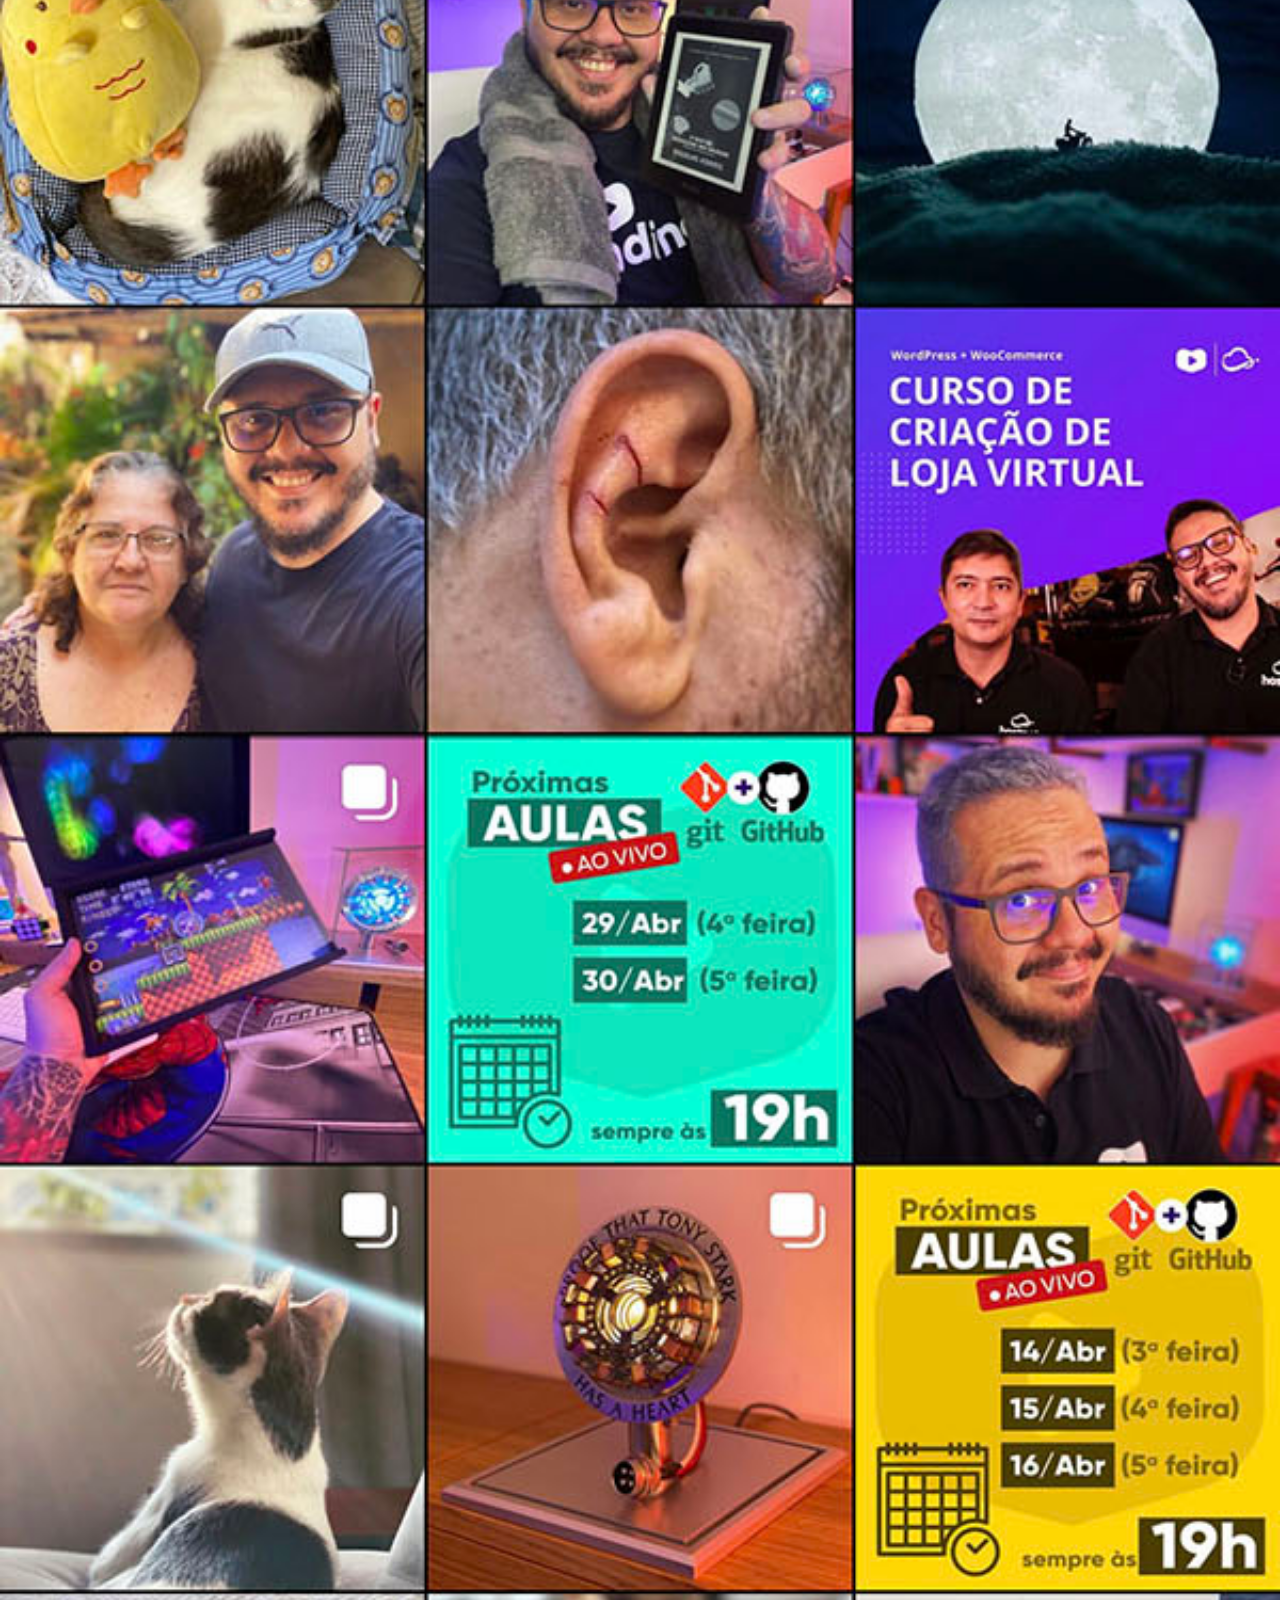
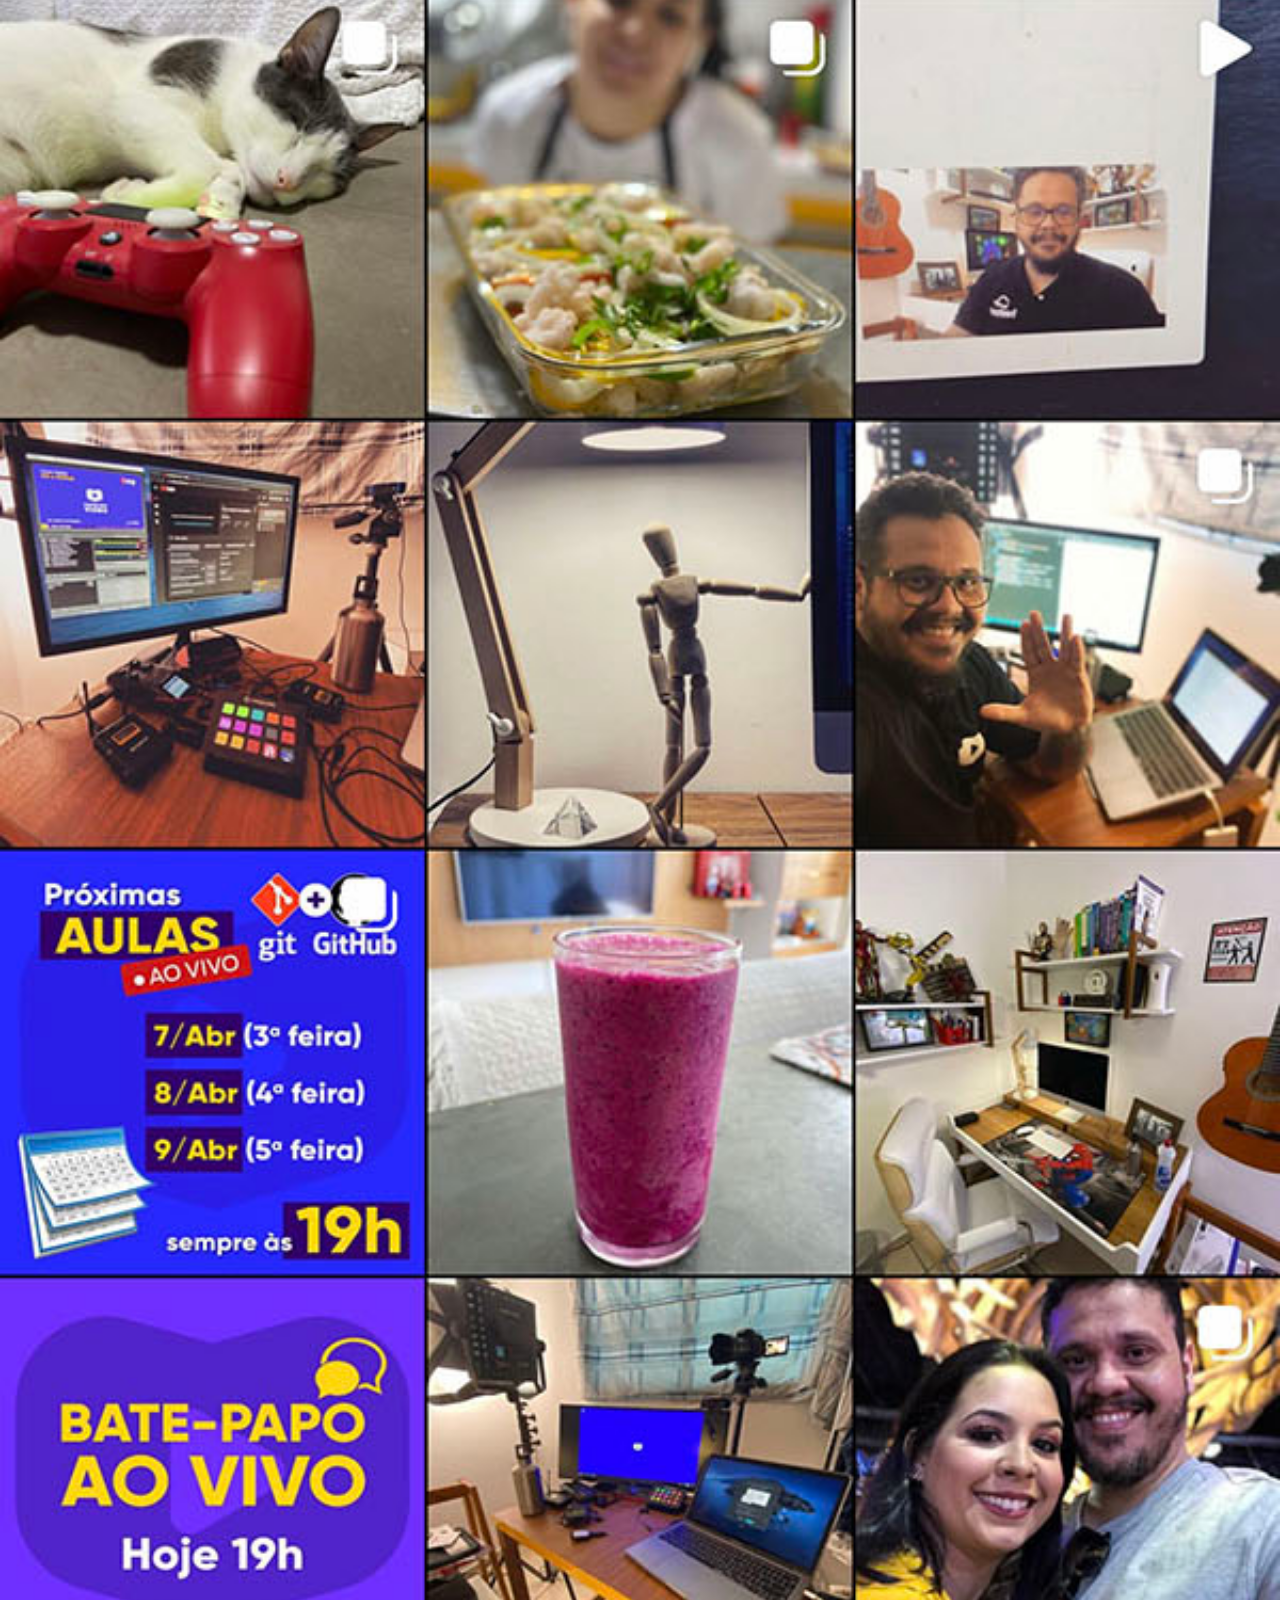
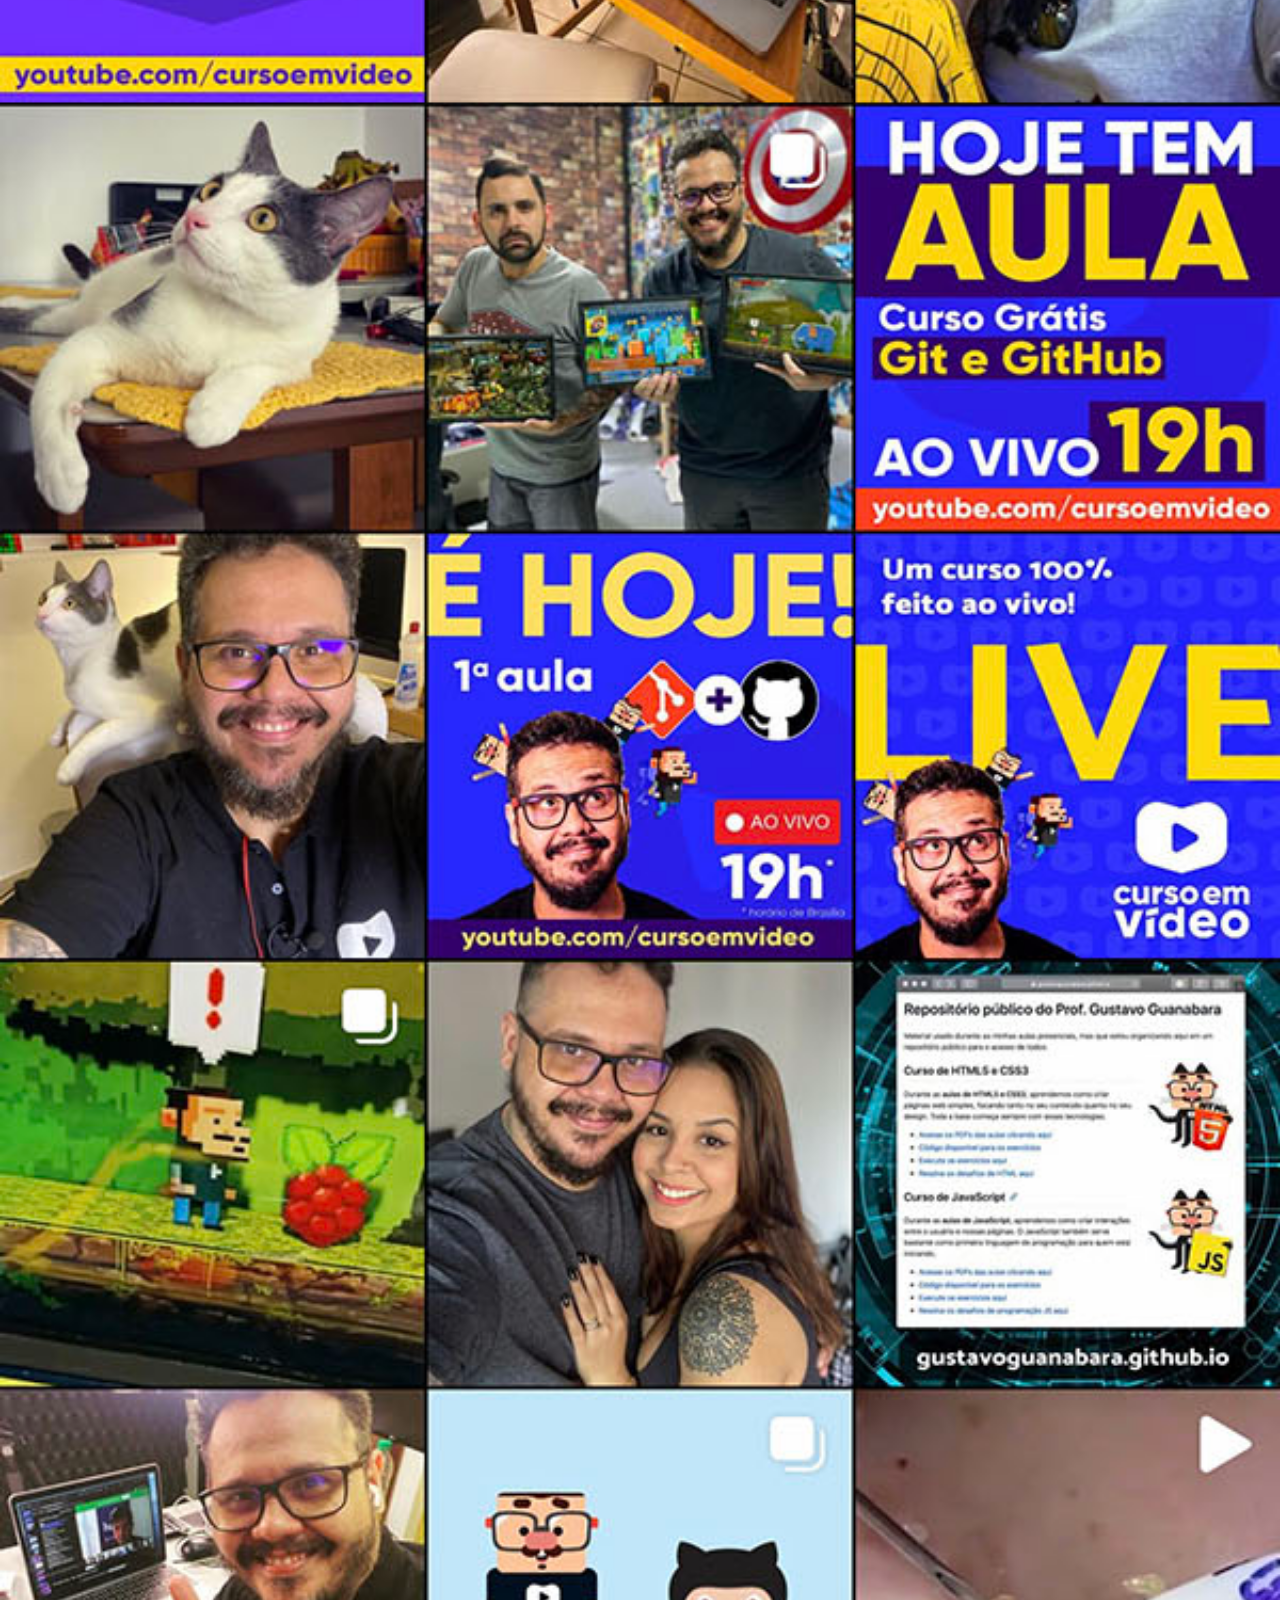
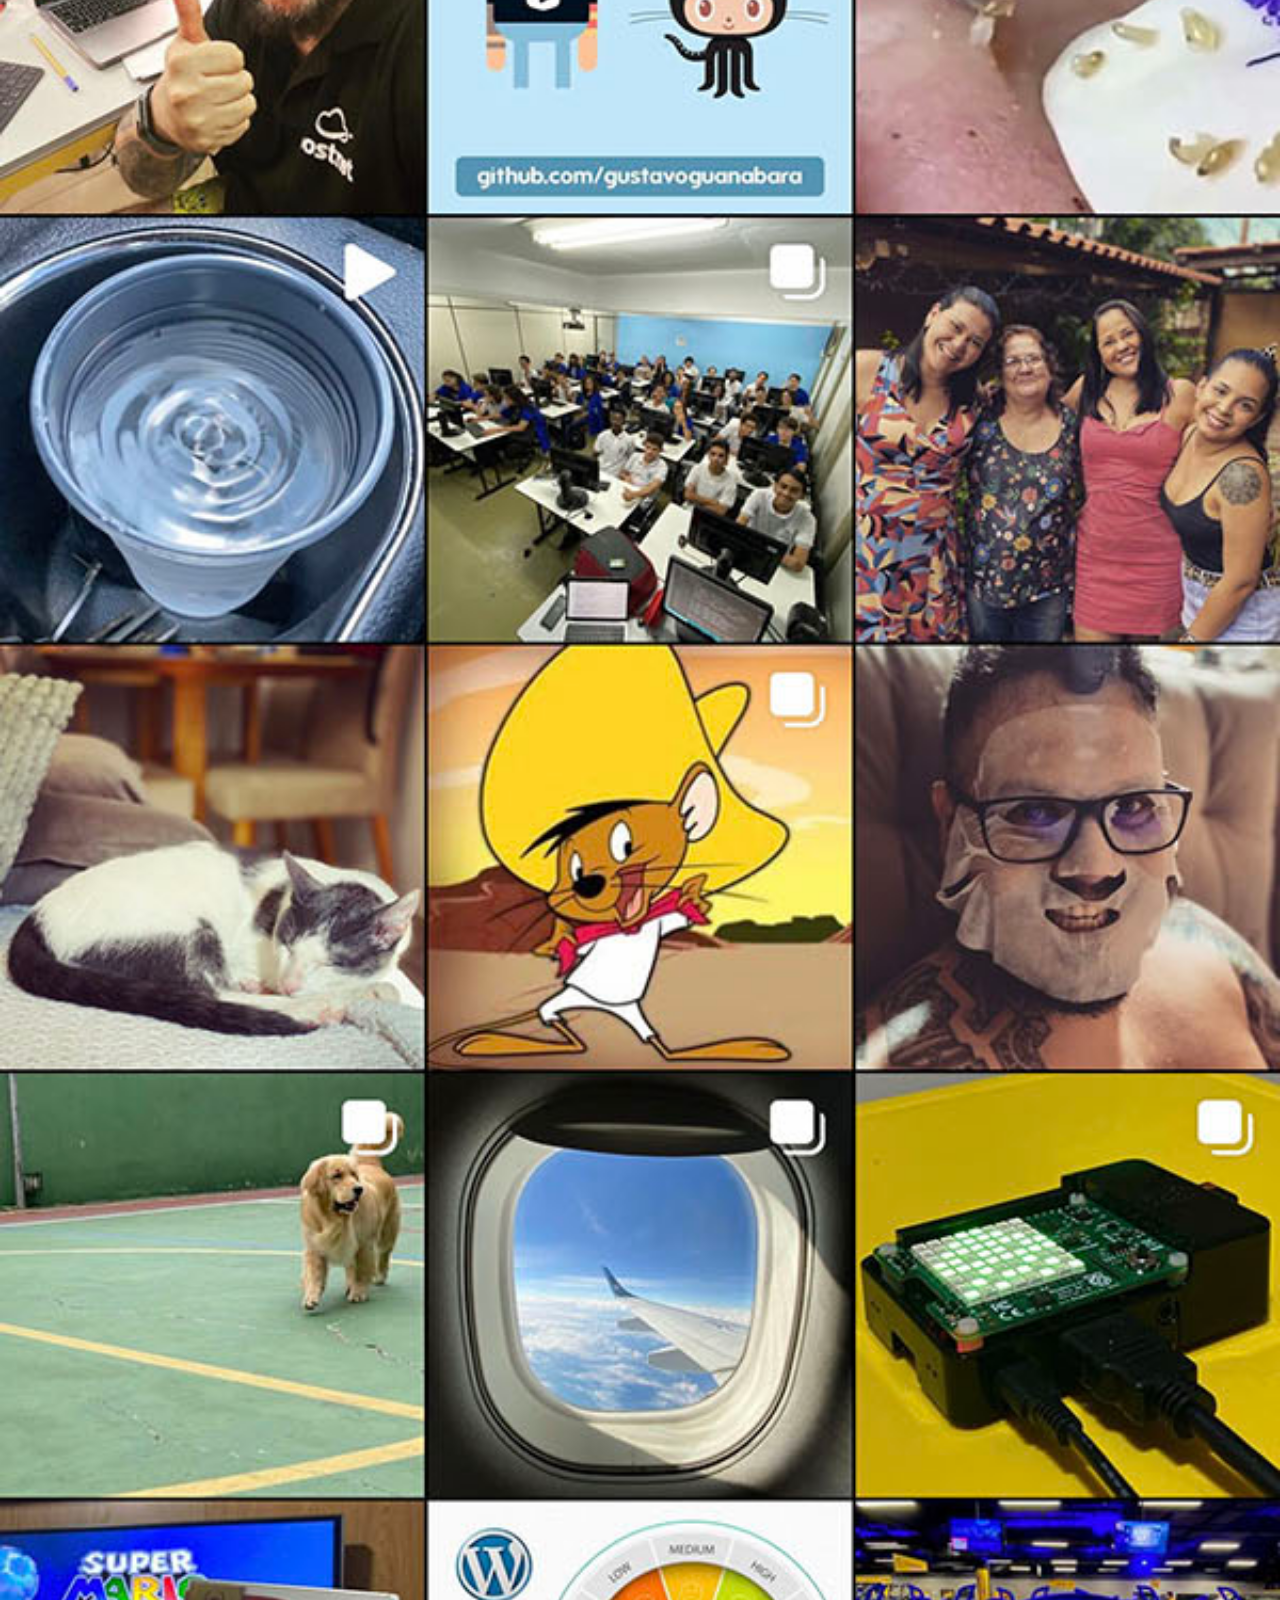
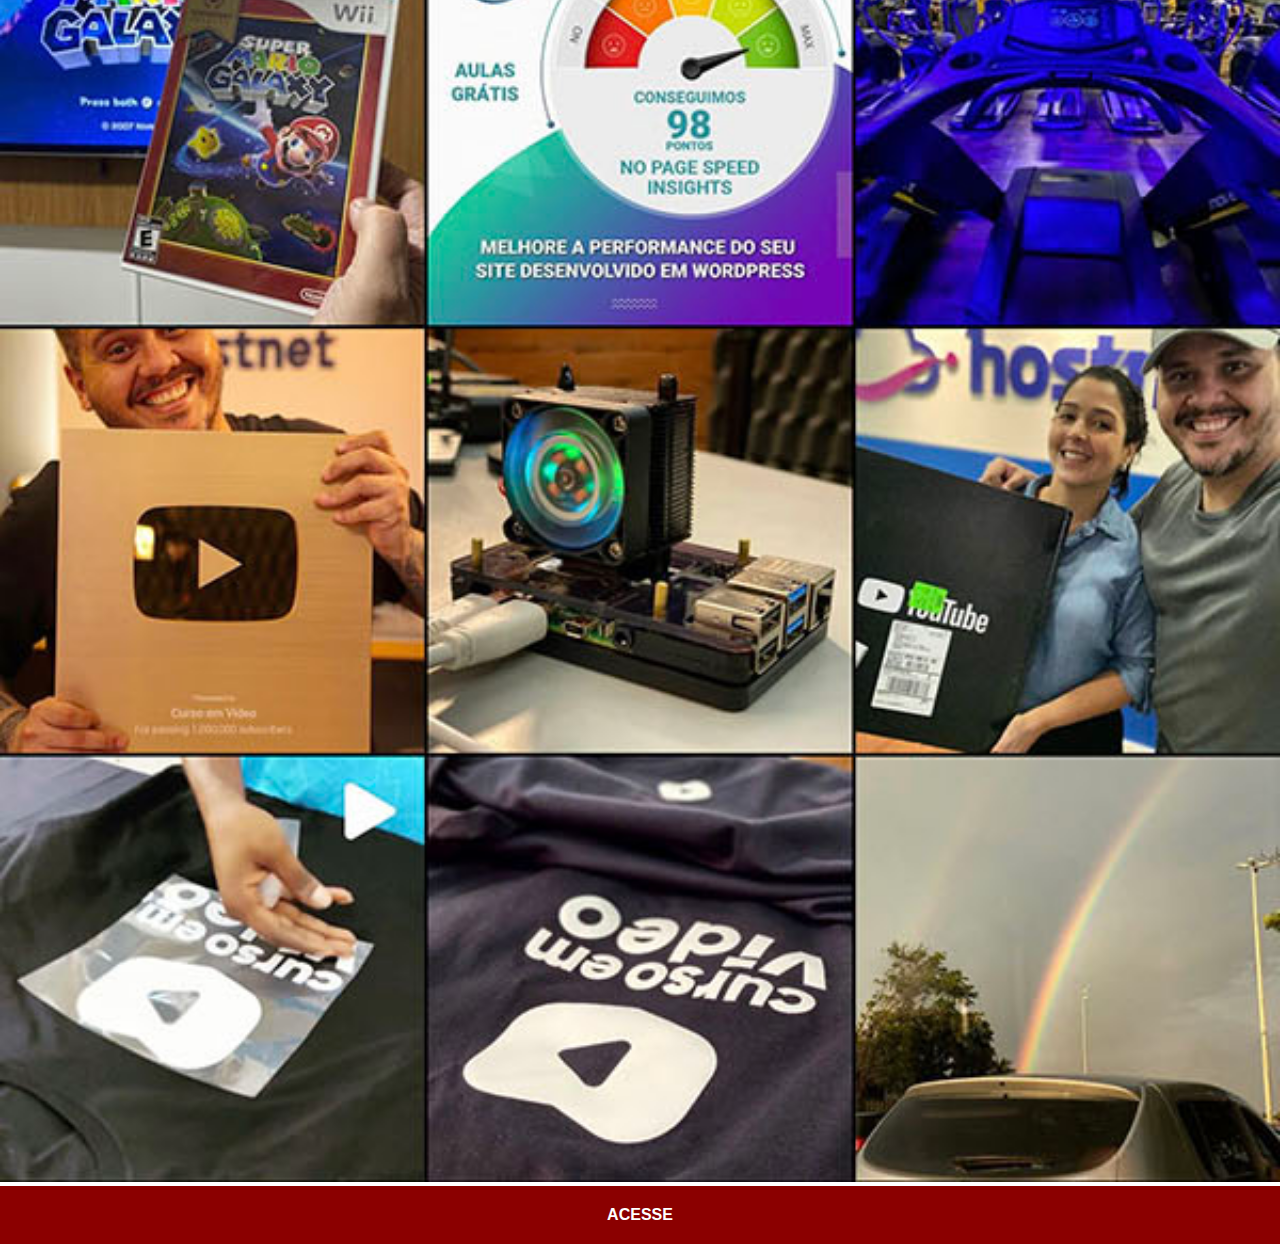
<file: instagram.html>
<!DOCTYPE html>
<html lang="pt-br">
<head>
    <meta charset="UTF-8">
    <meta http-equiv="X-UA-Compatible" content="IE=edge">
    <meta name="viewport" content="width=device-width, initial-scale=1.0">
    <title>Instagram</title>
    <link rel="stylesheet" href="estilos/social.css">
</head>
<body>
    <img src="imagens/tela-instagram.jpg" alt="Instagram">
    <a href="https://www.instagram.com/gustavoguanabara/" target="_blank">ACESSE</a>
</body>
</html>
</file>
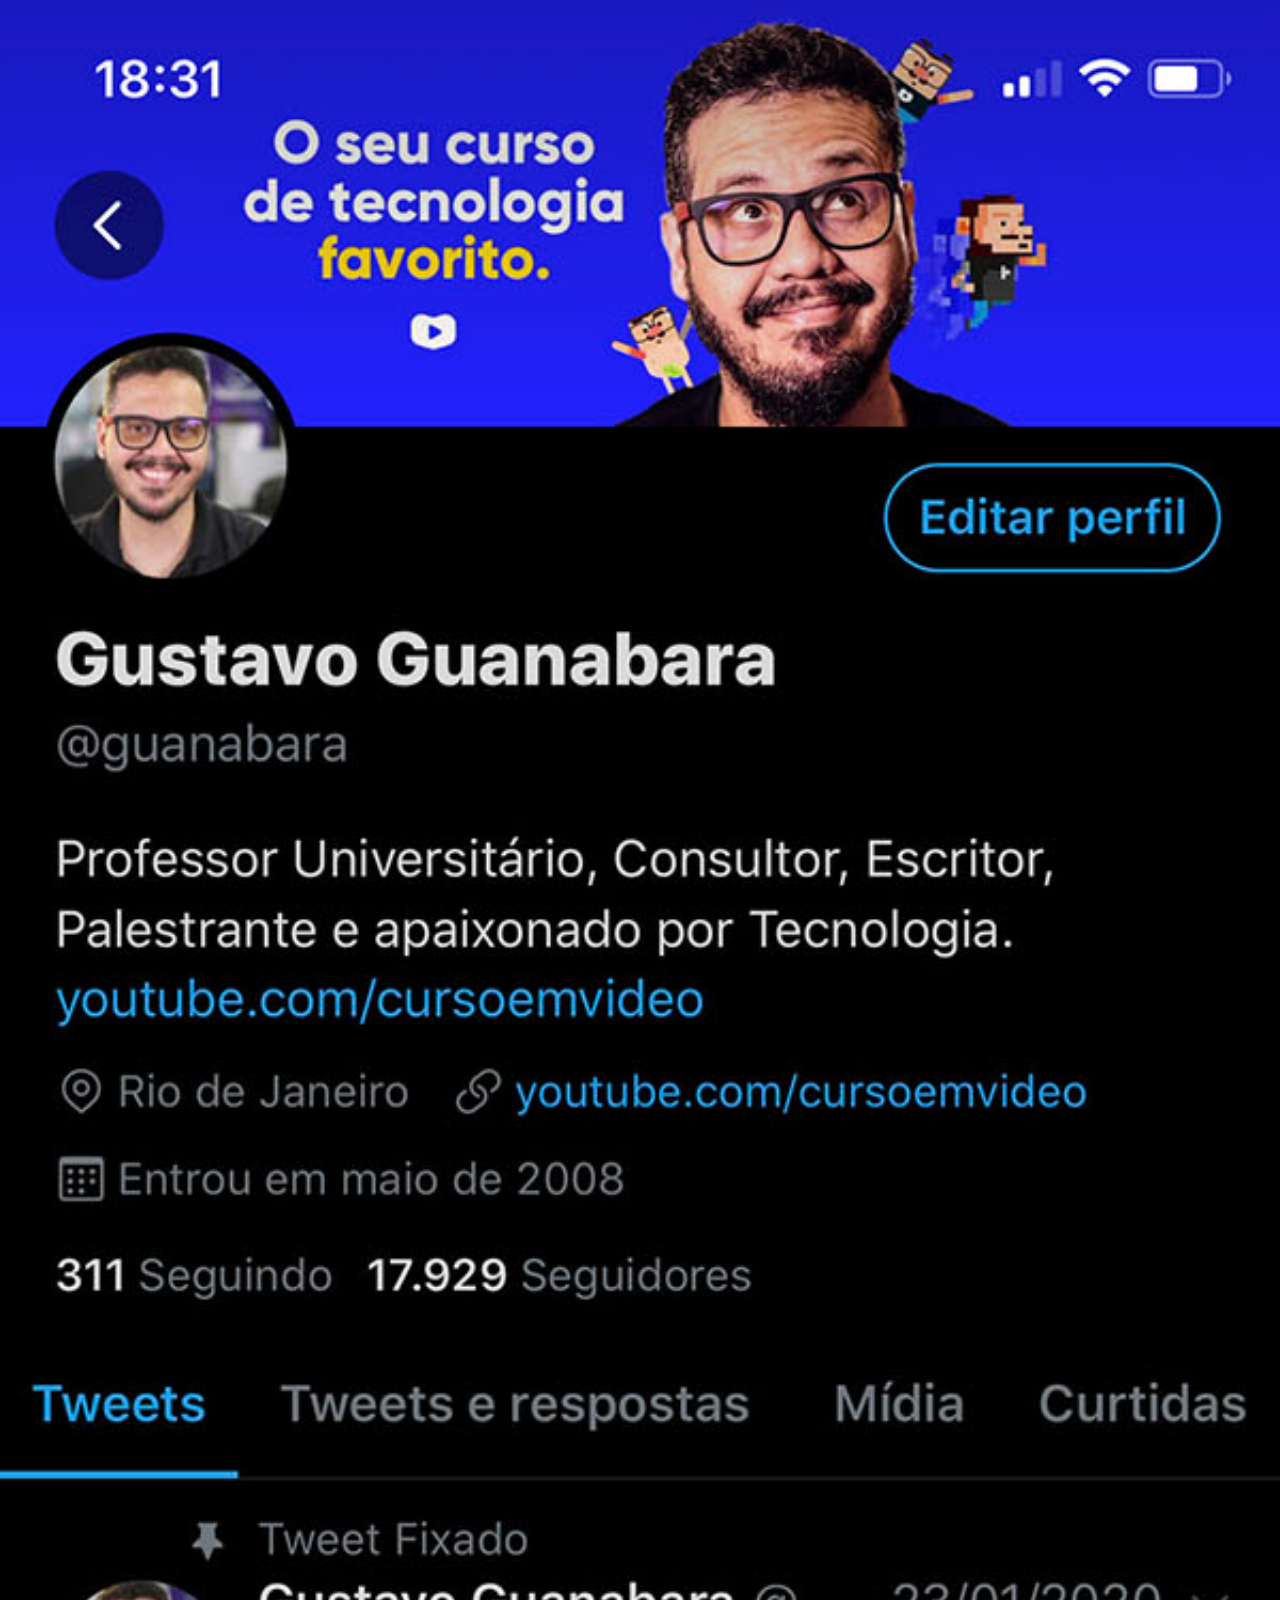
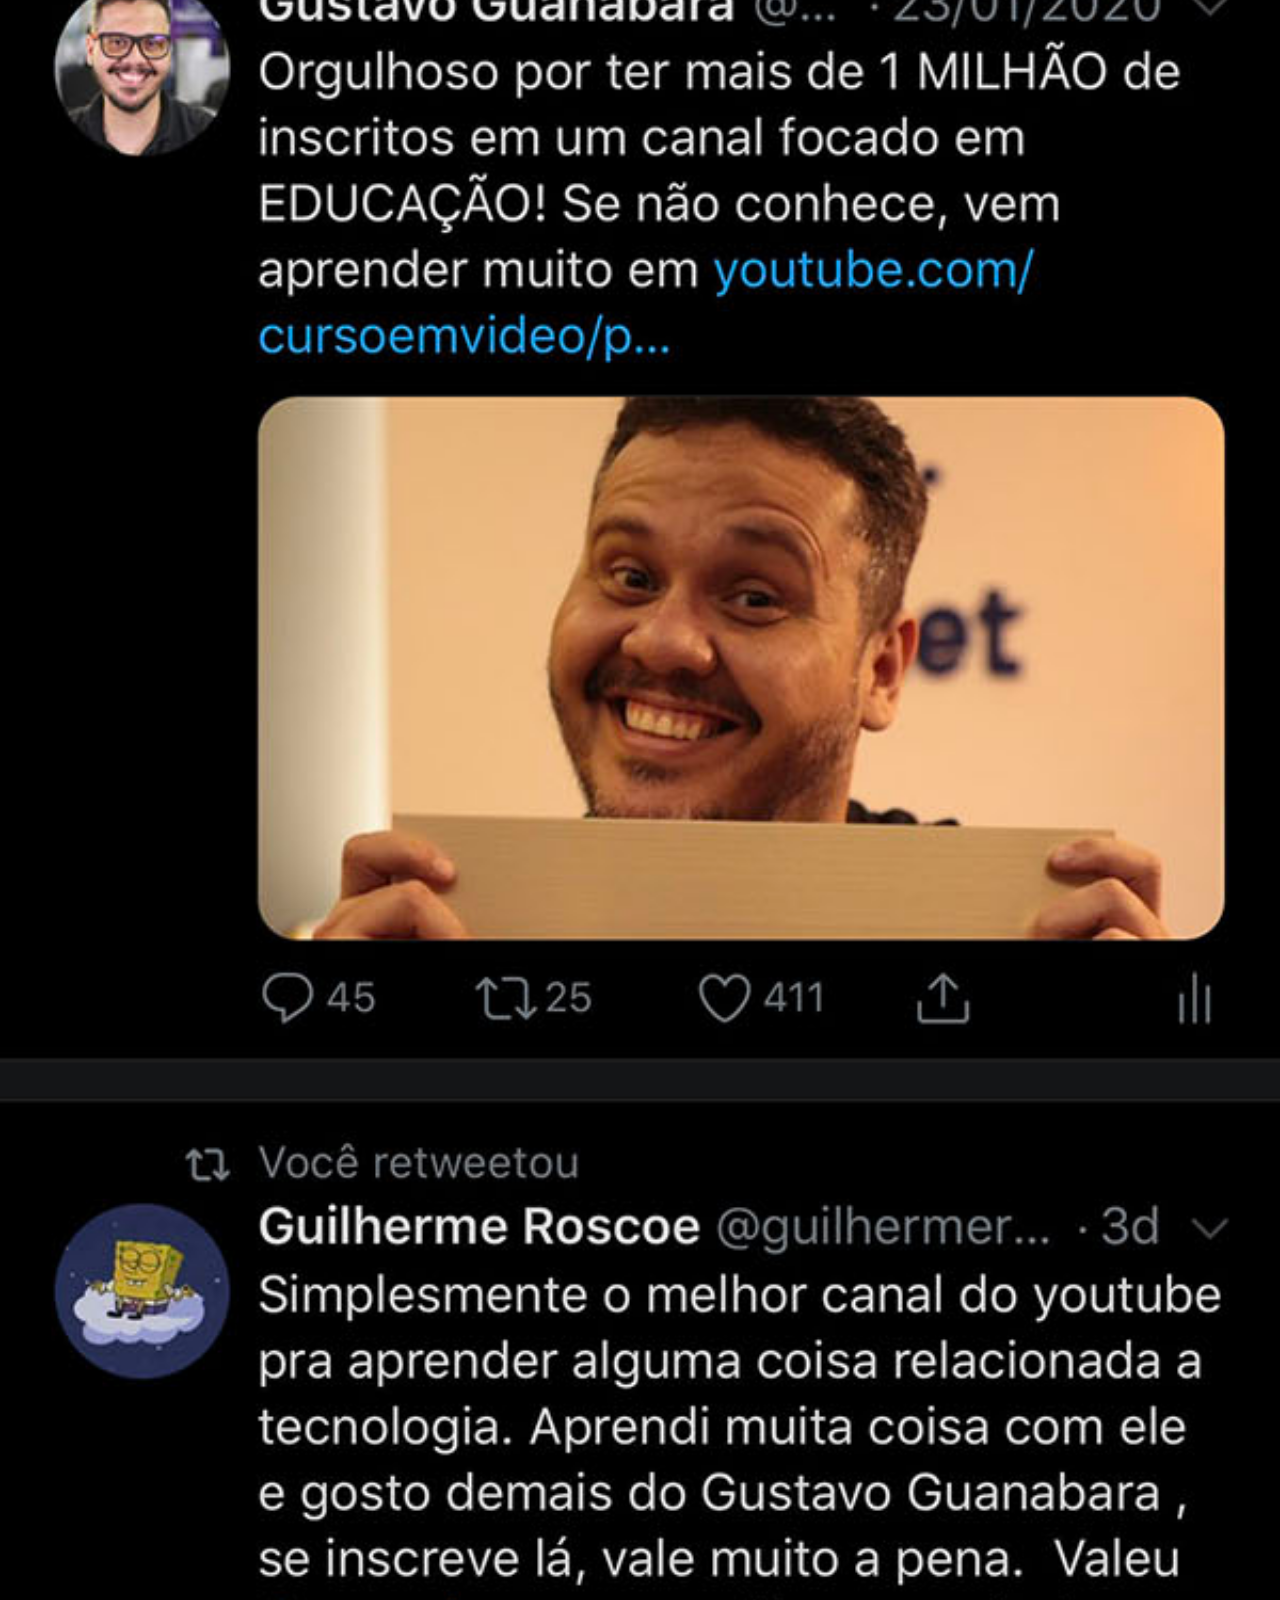
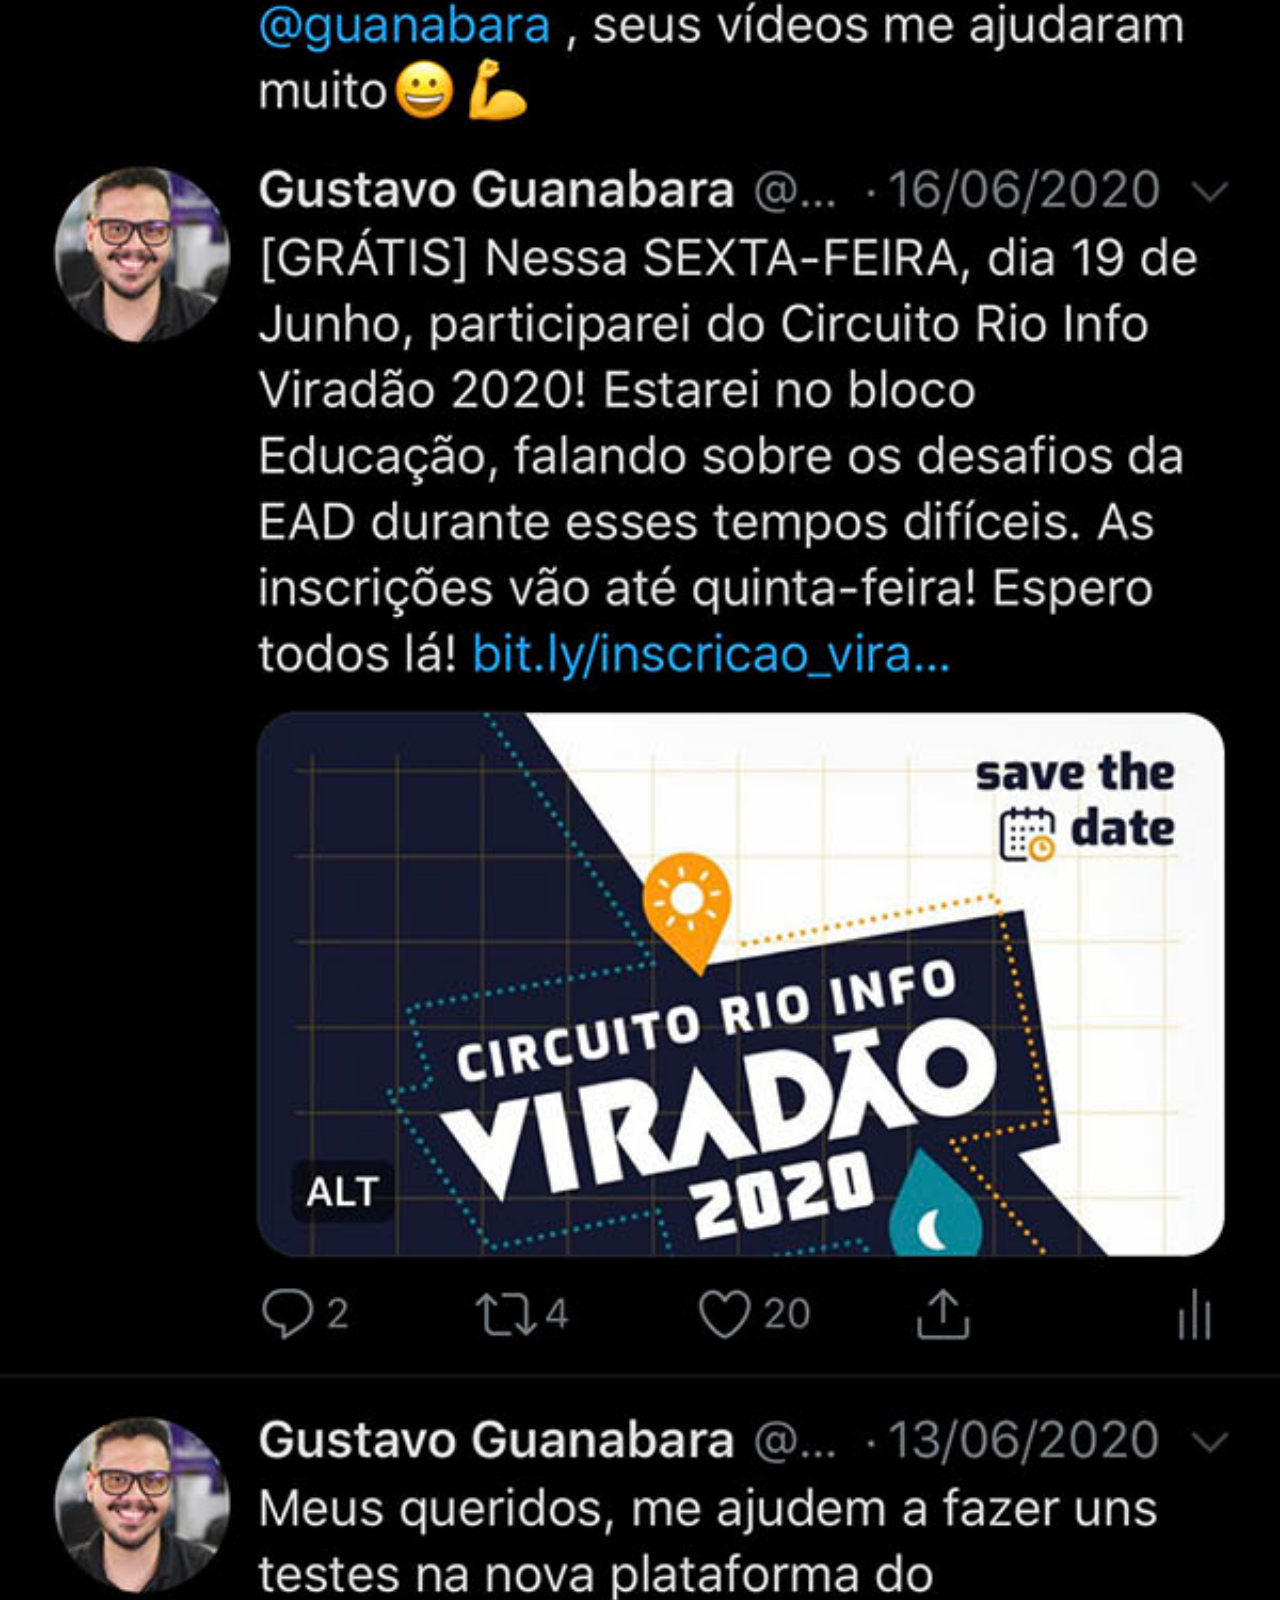
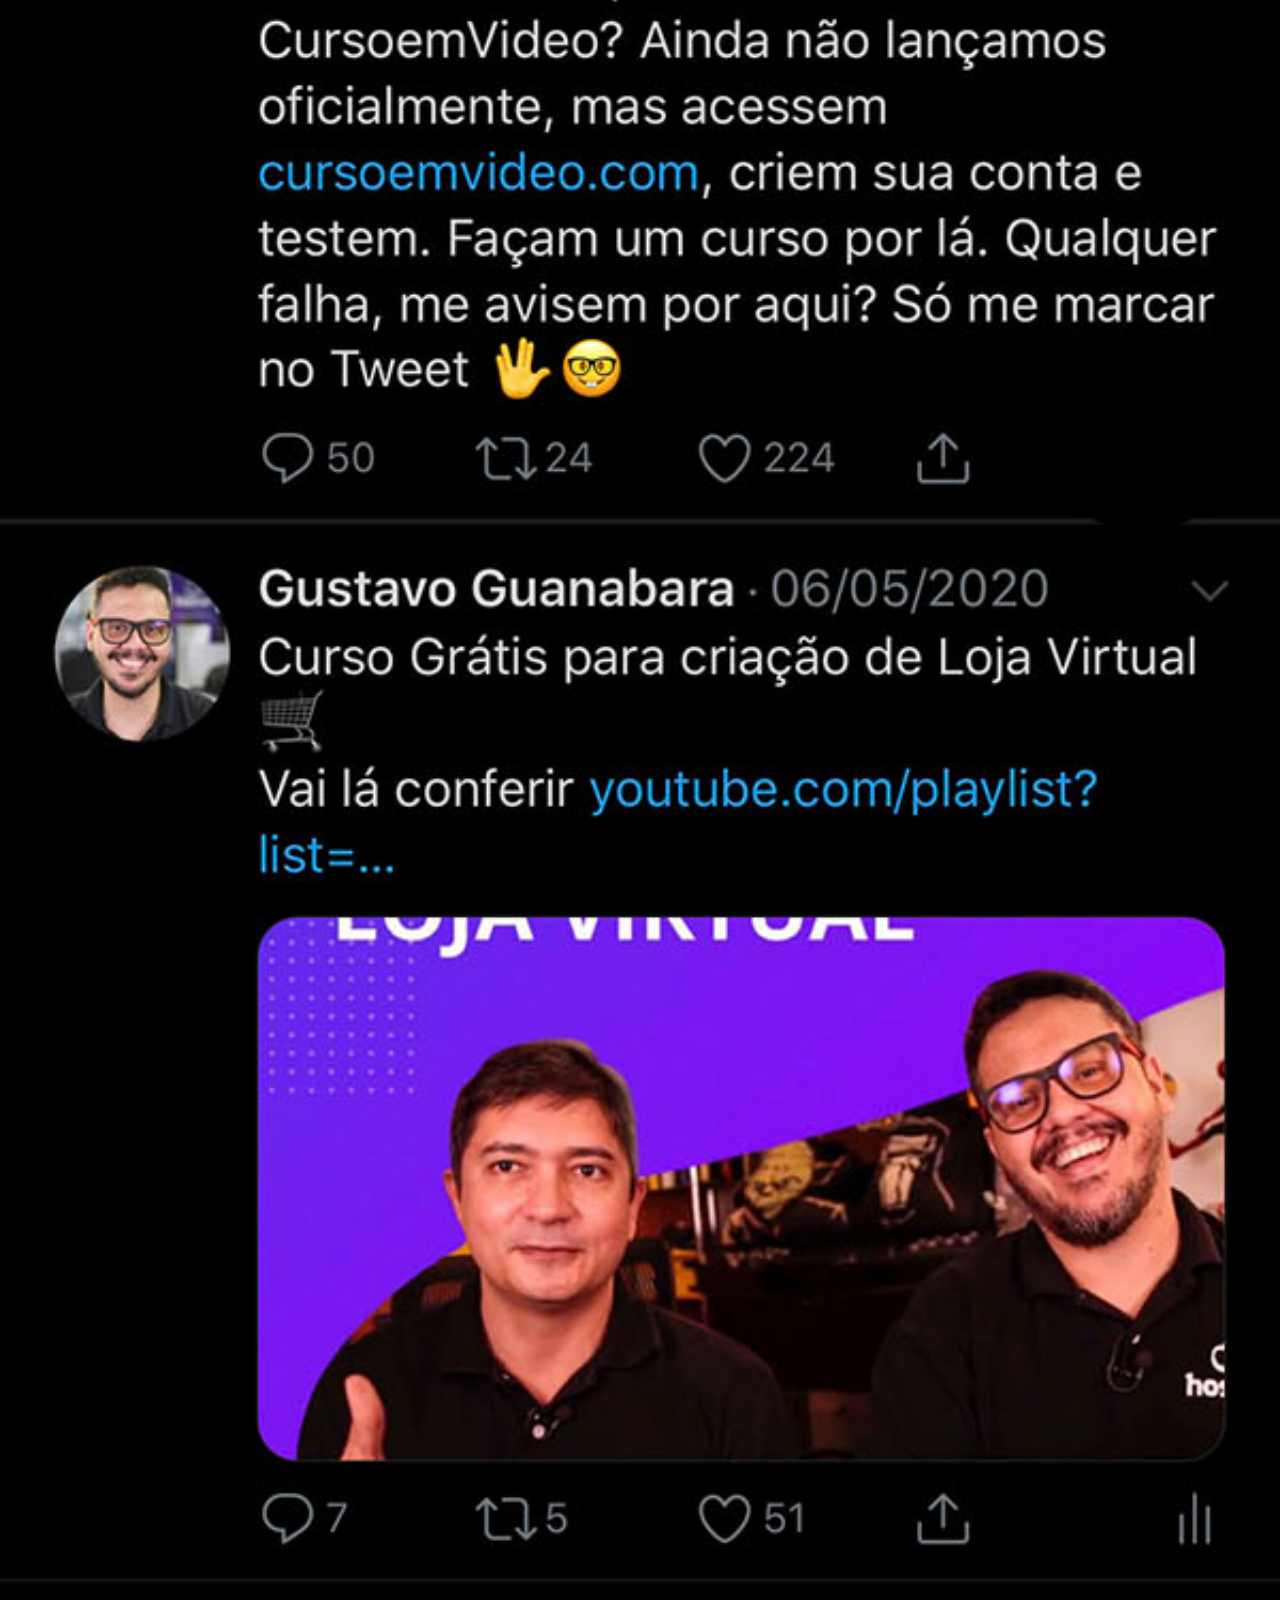
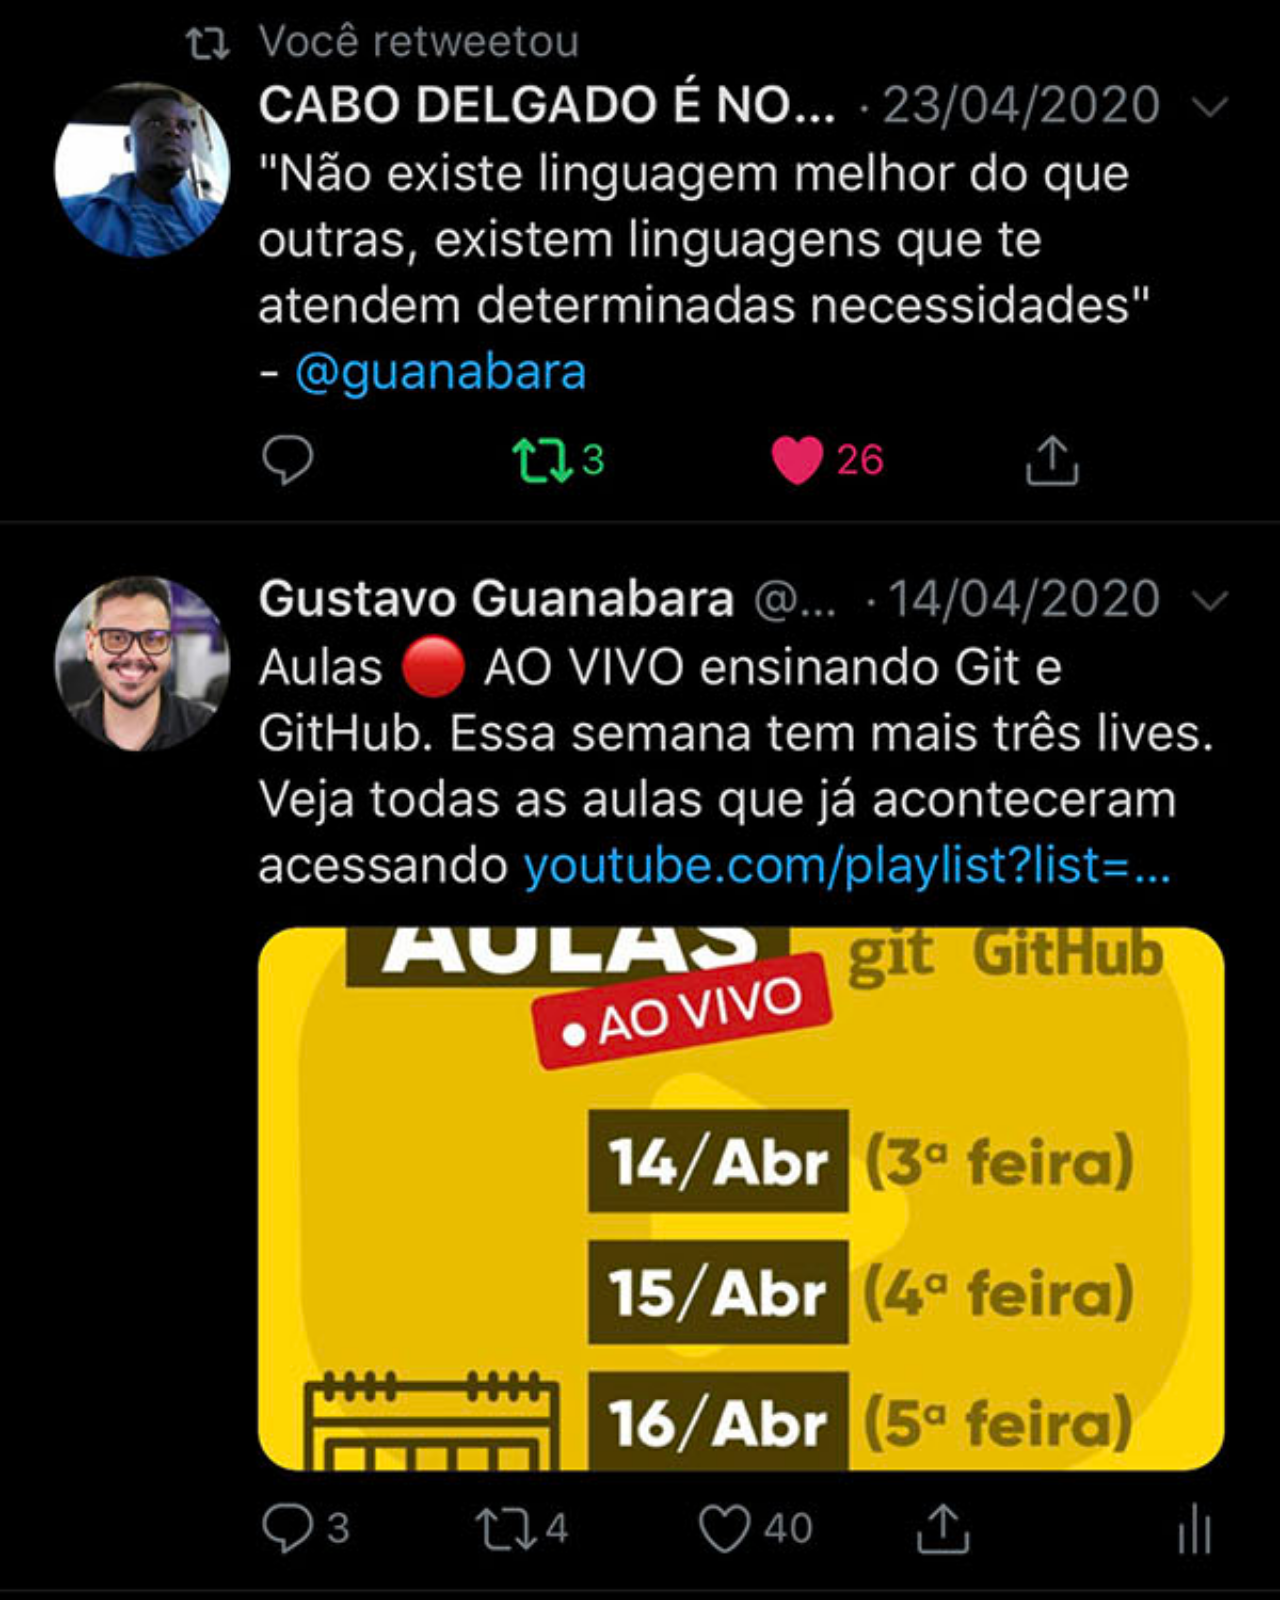
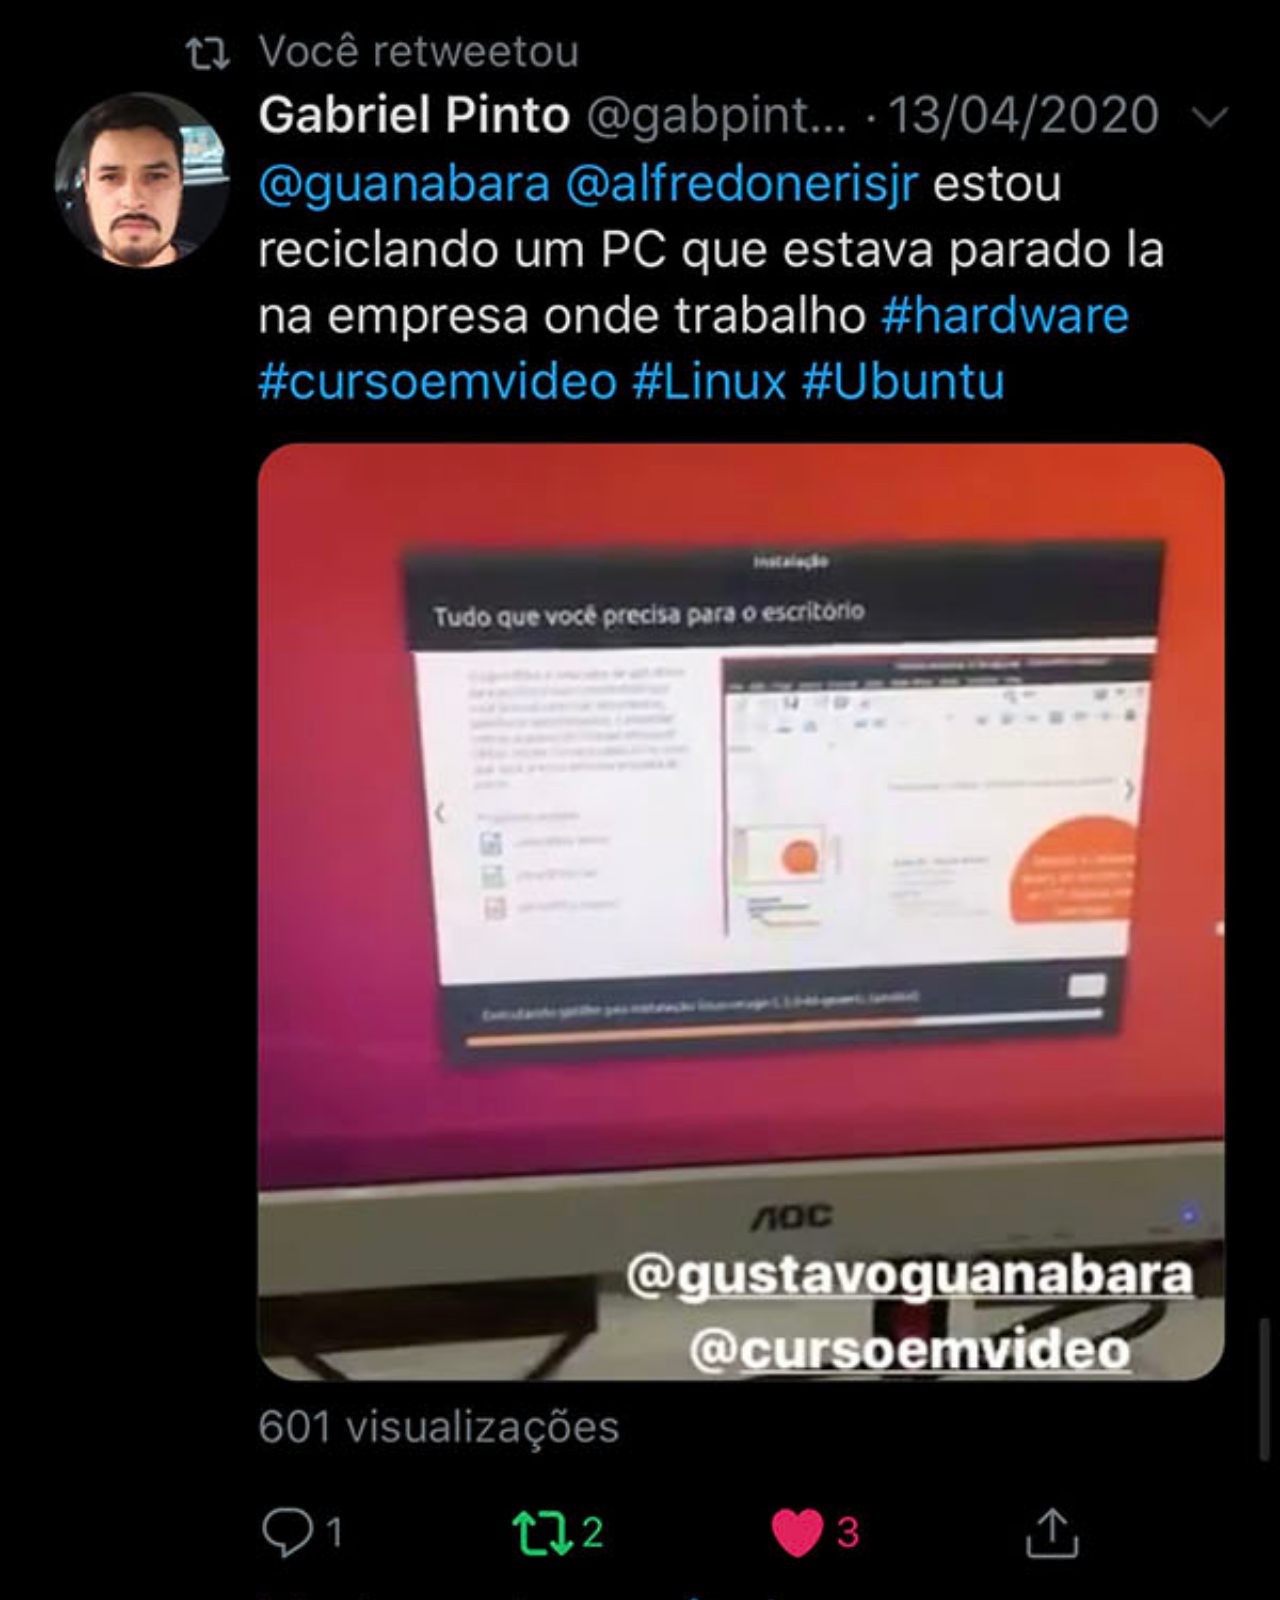
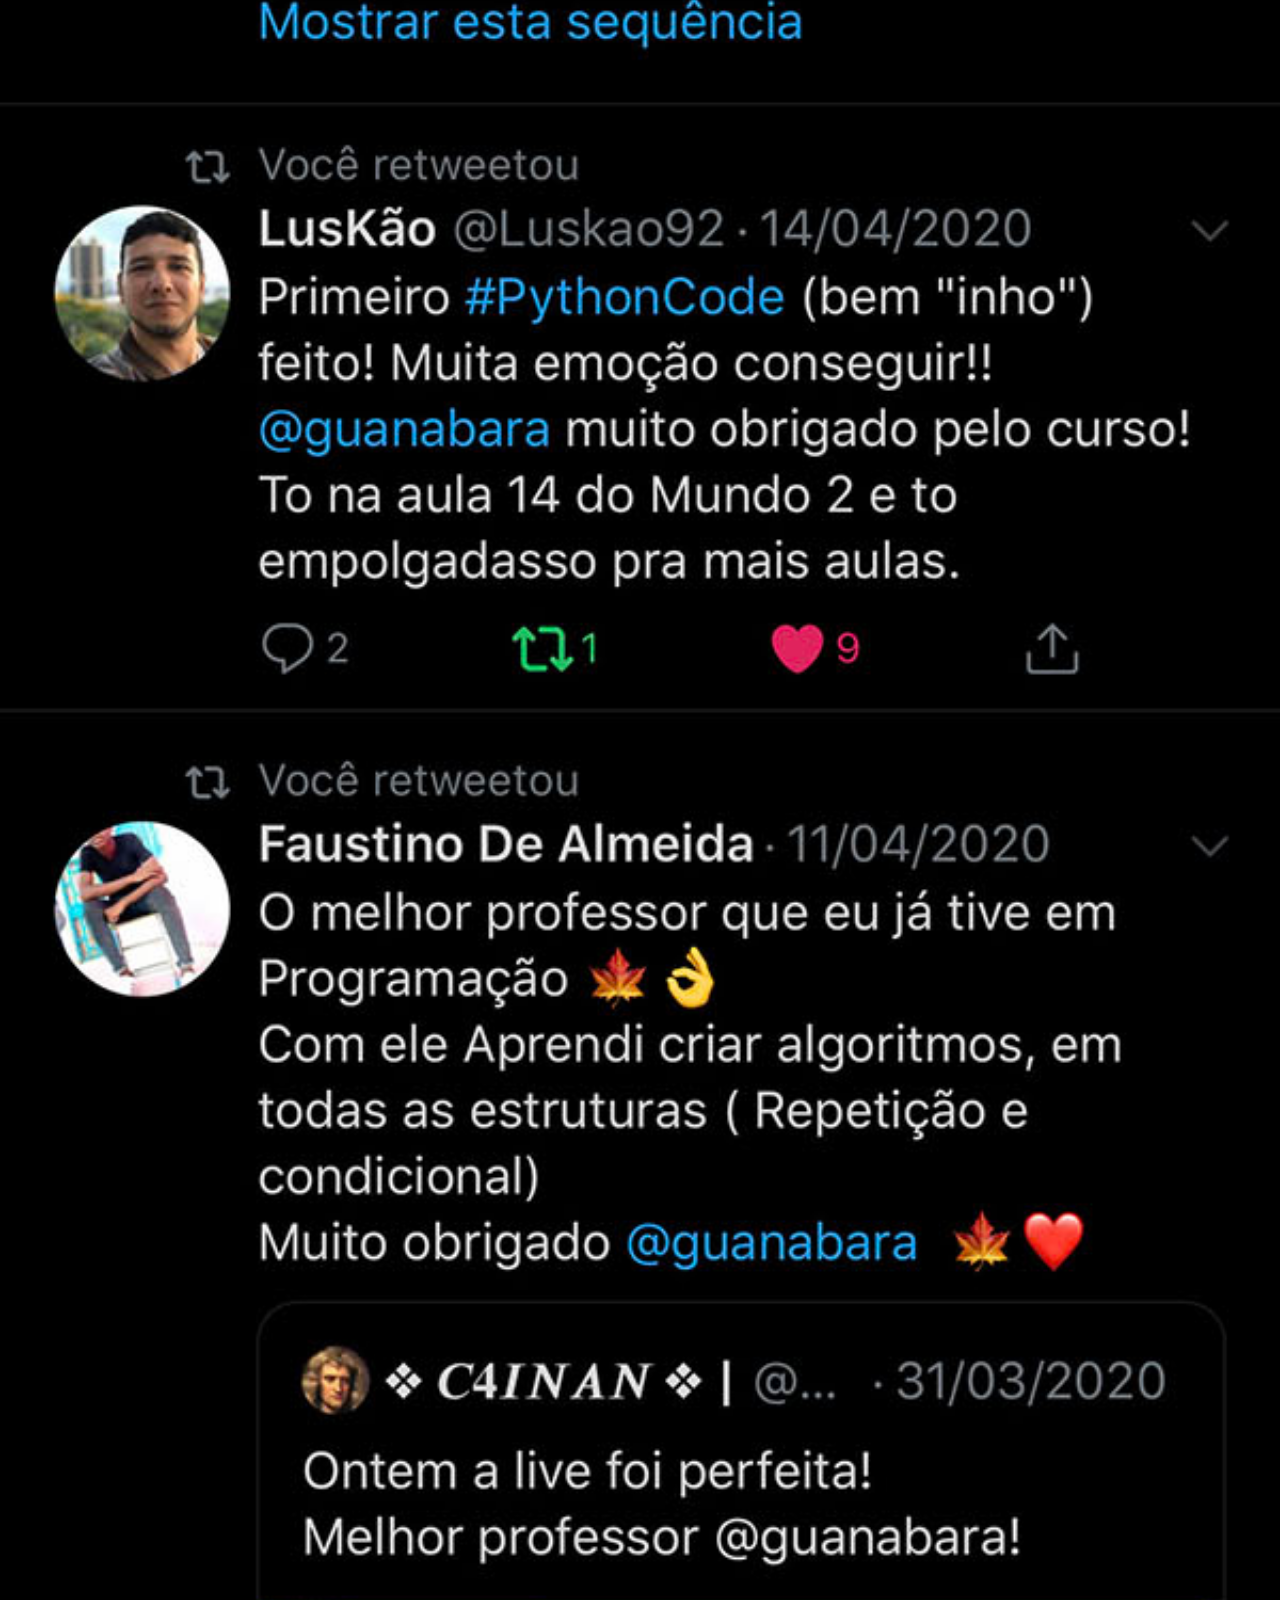
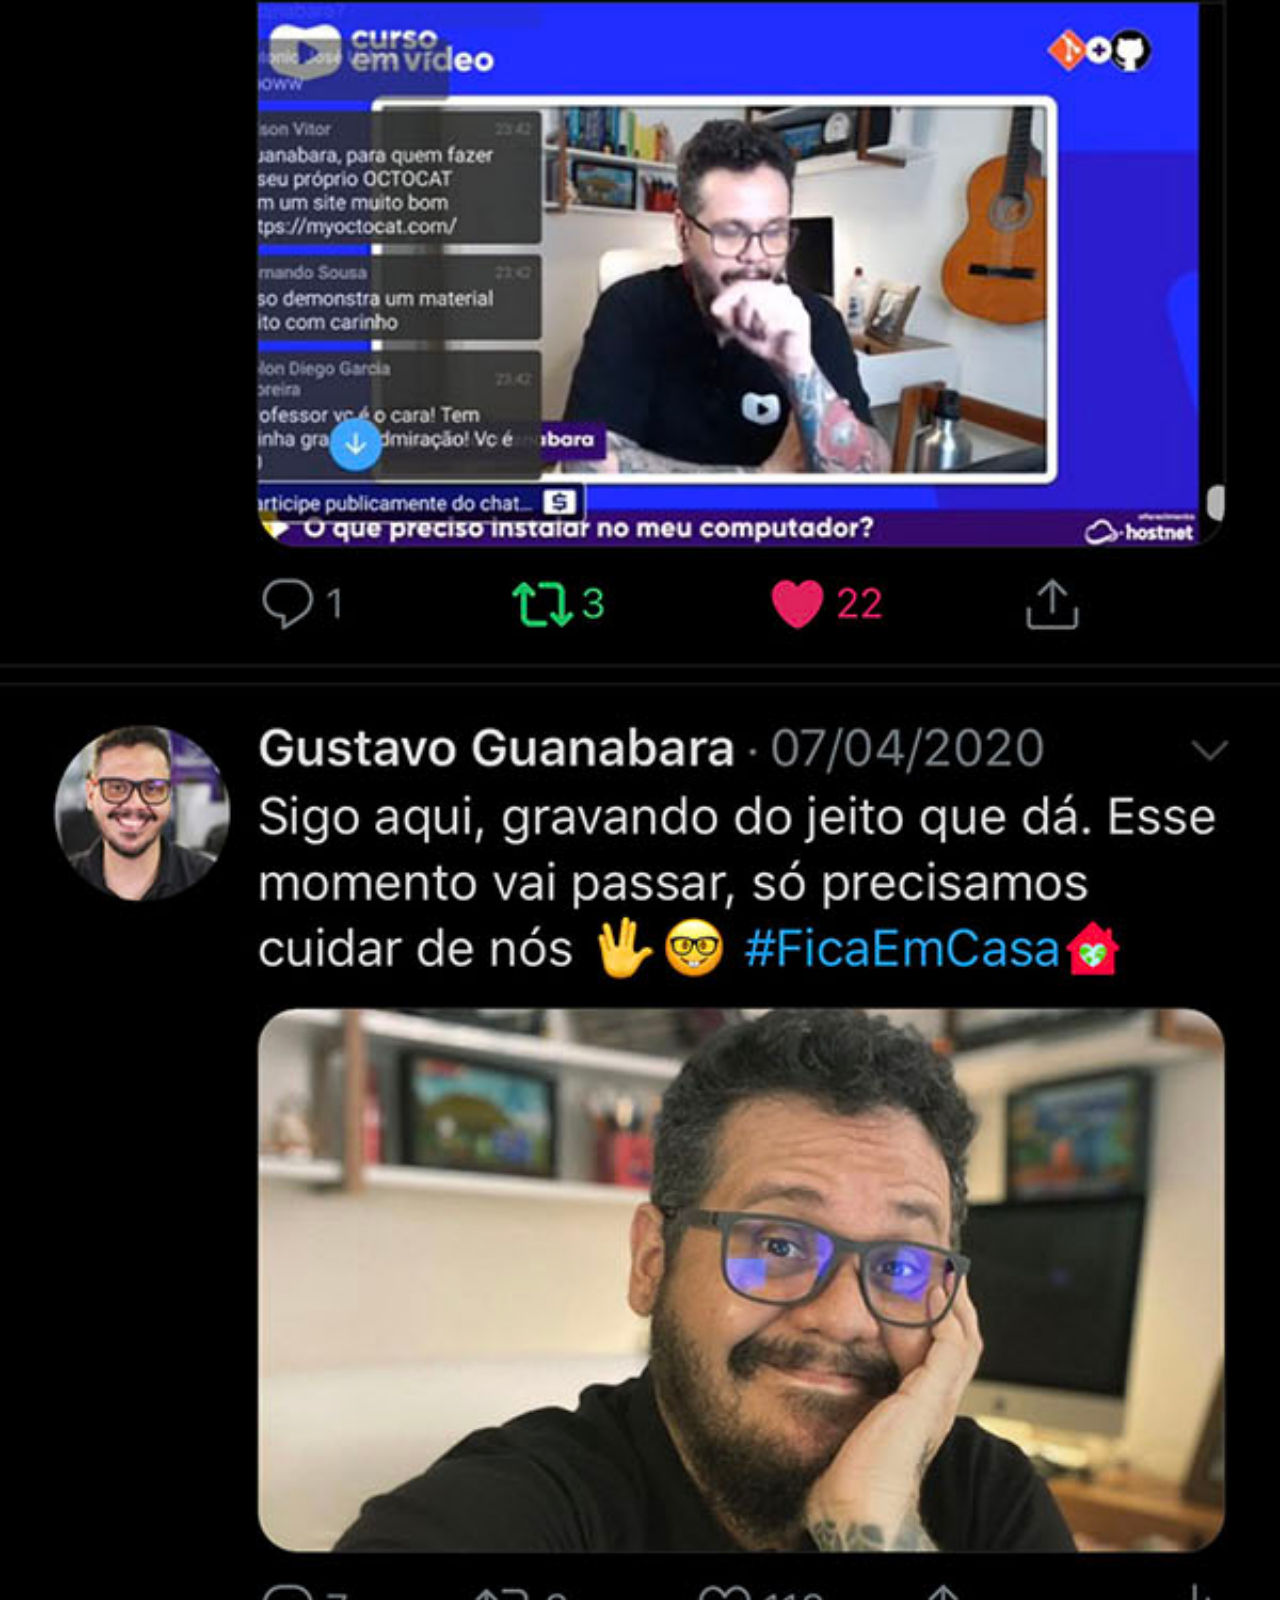
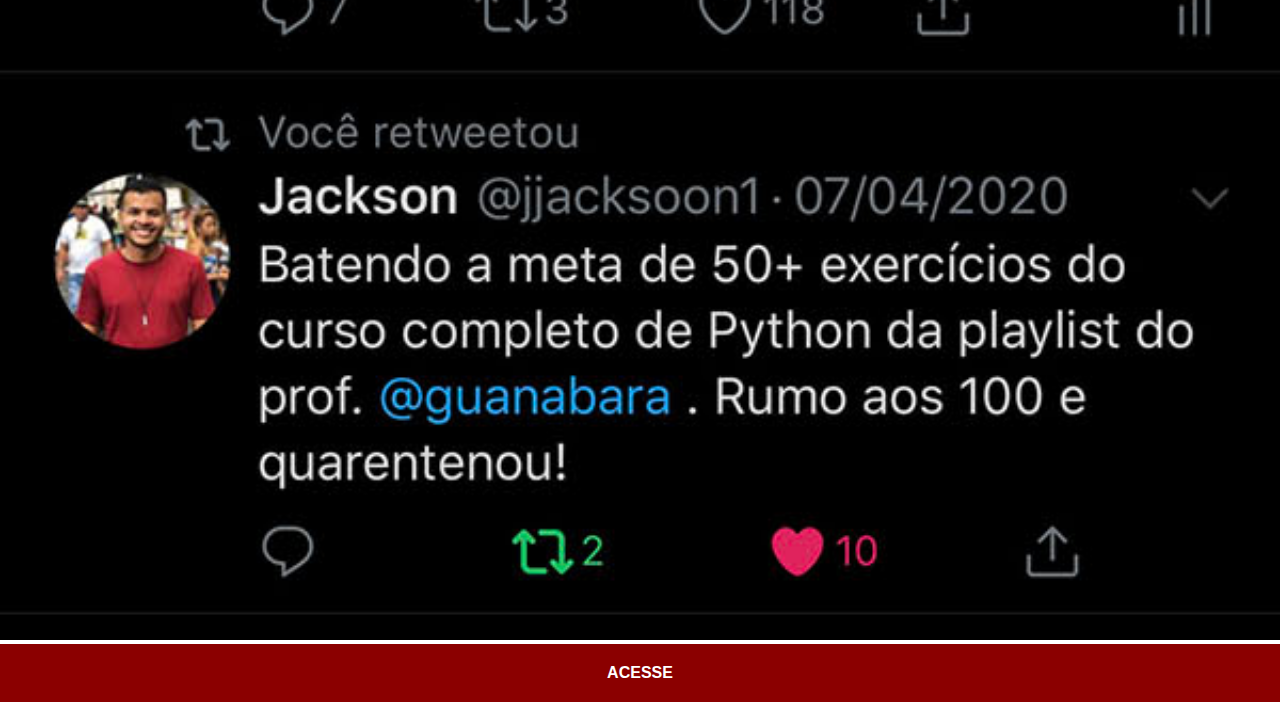
<file: twitter.html>
<!DOCTYPE html>
<html lang="pt-br">
<head>
    <meta charset="UTF-8">
    <meta http-equiv="X-UA-Compatible" content="IE=edge">
    <meta name="viewport" content="width=device-width, initial-scale=1.0">
    <title>Twitter</title>
    <link rel="stylesheet" href="estilos/social.css">
</head>
<body>
    <img src="imagens/tela-twitter.jpg" alt="Twitter">
    <a href="https://twitter.com/guanabara?ref_src=twsrc%5Egoogle%7Ctwcamp%5Eserp%7Ctwgr%5Eauthor" target="_blank">ACESSE</a>
</body>
</html>
</file>
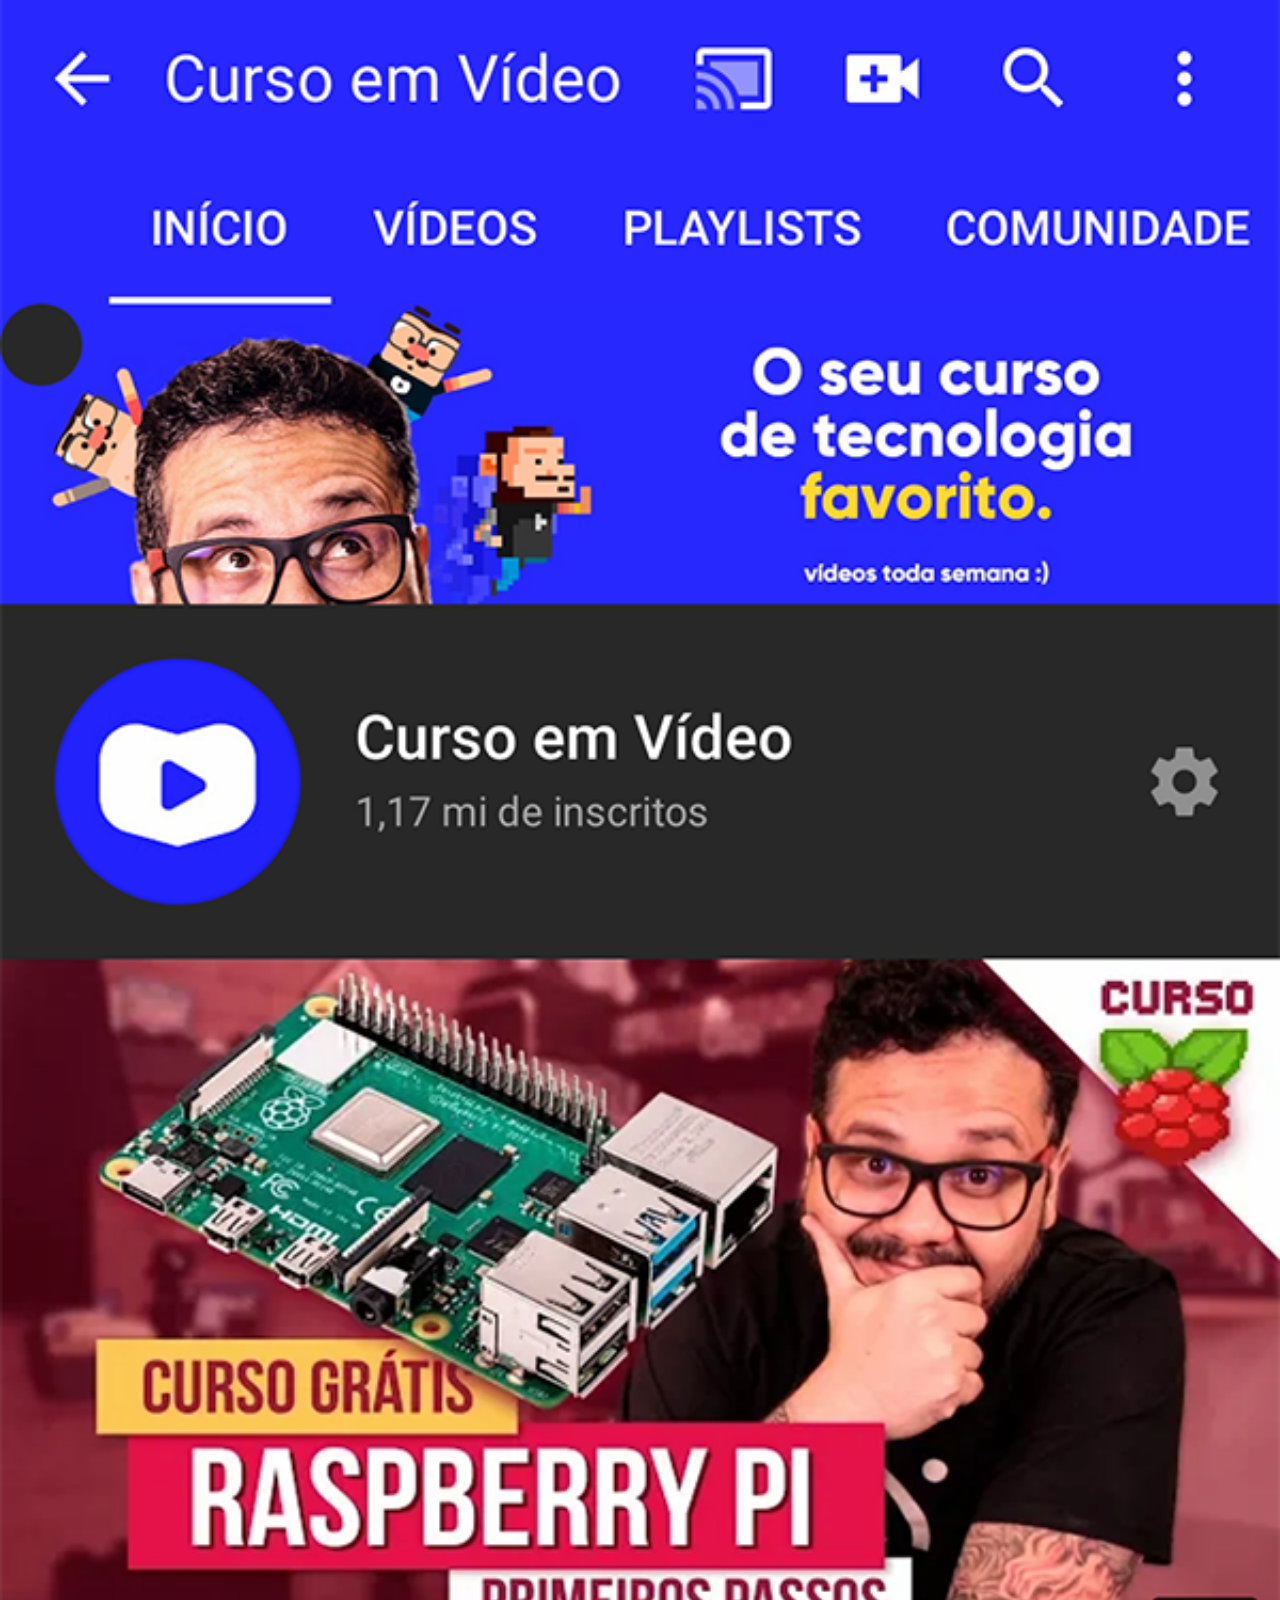
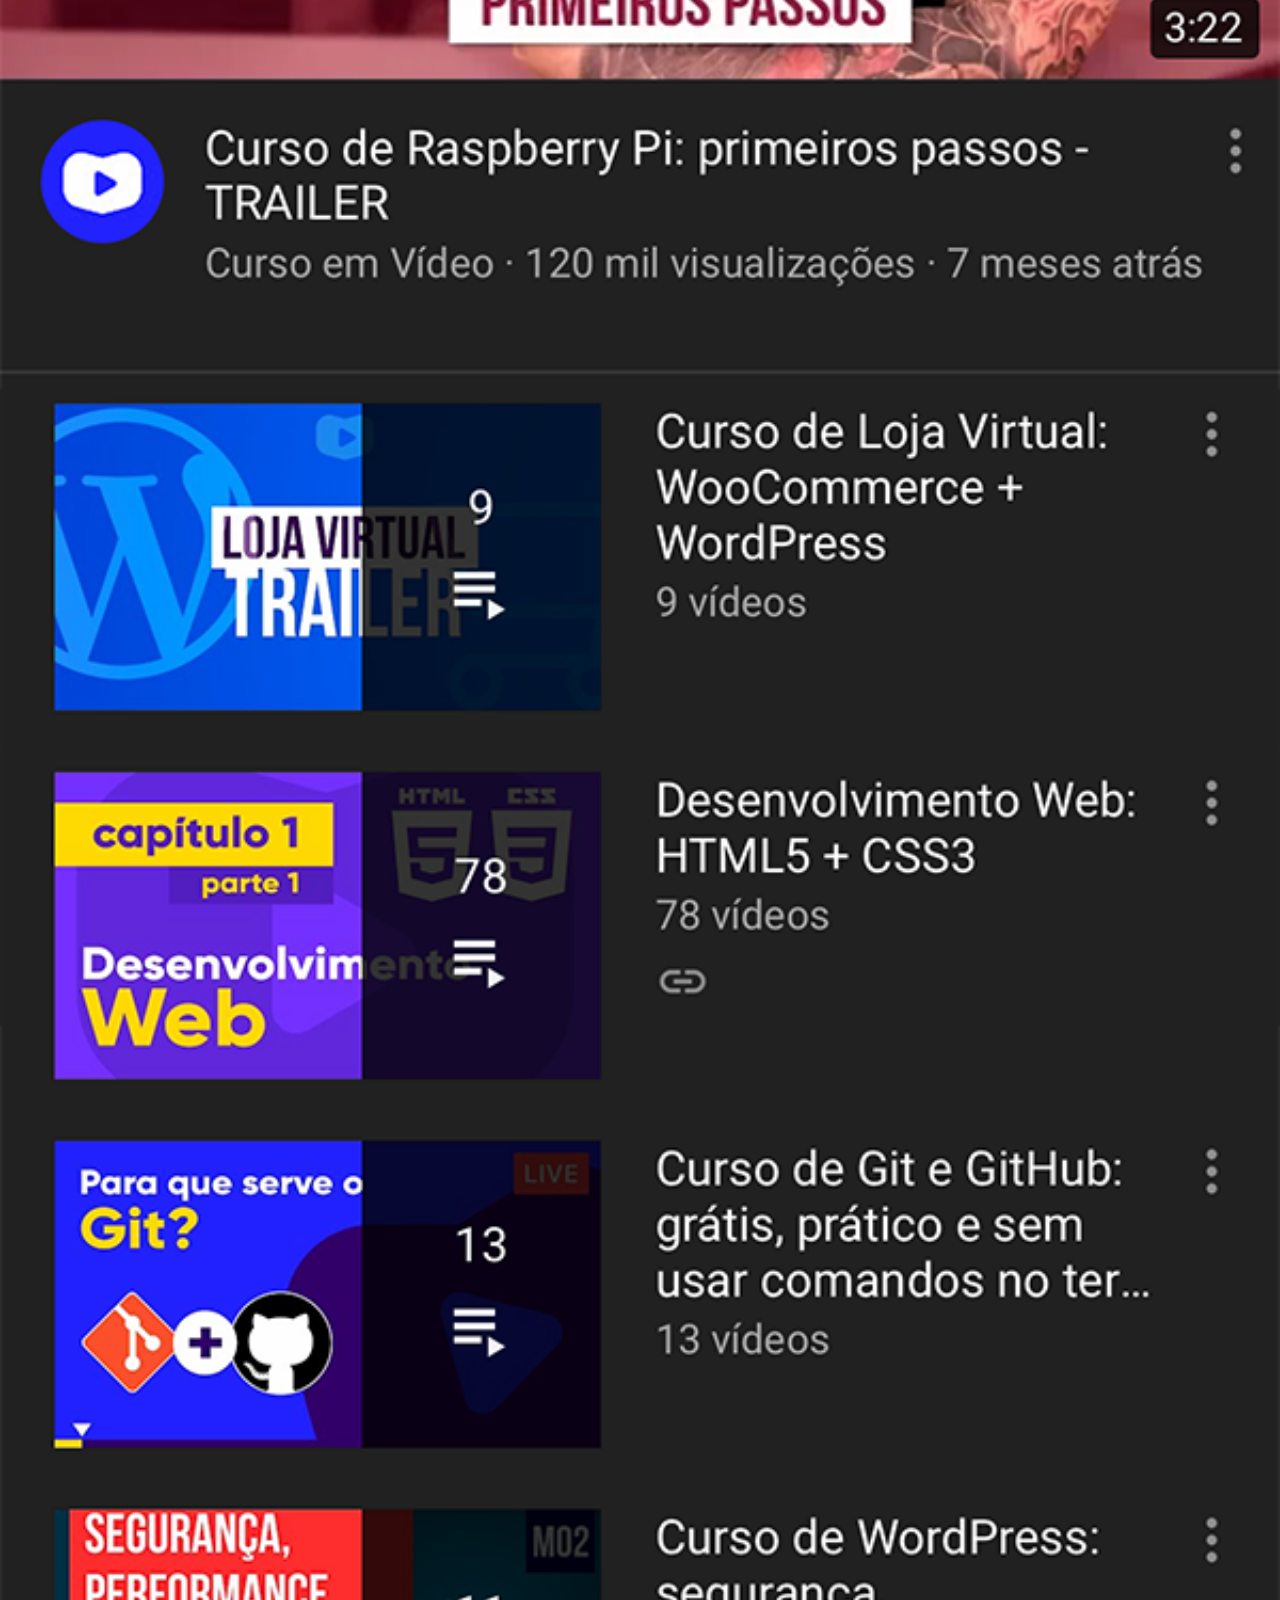
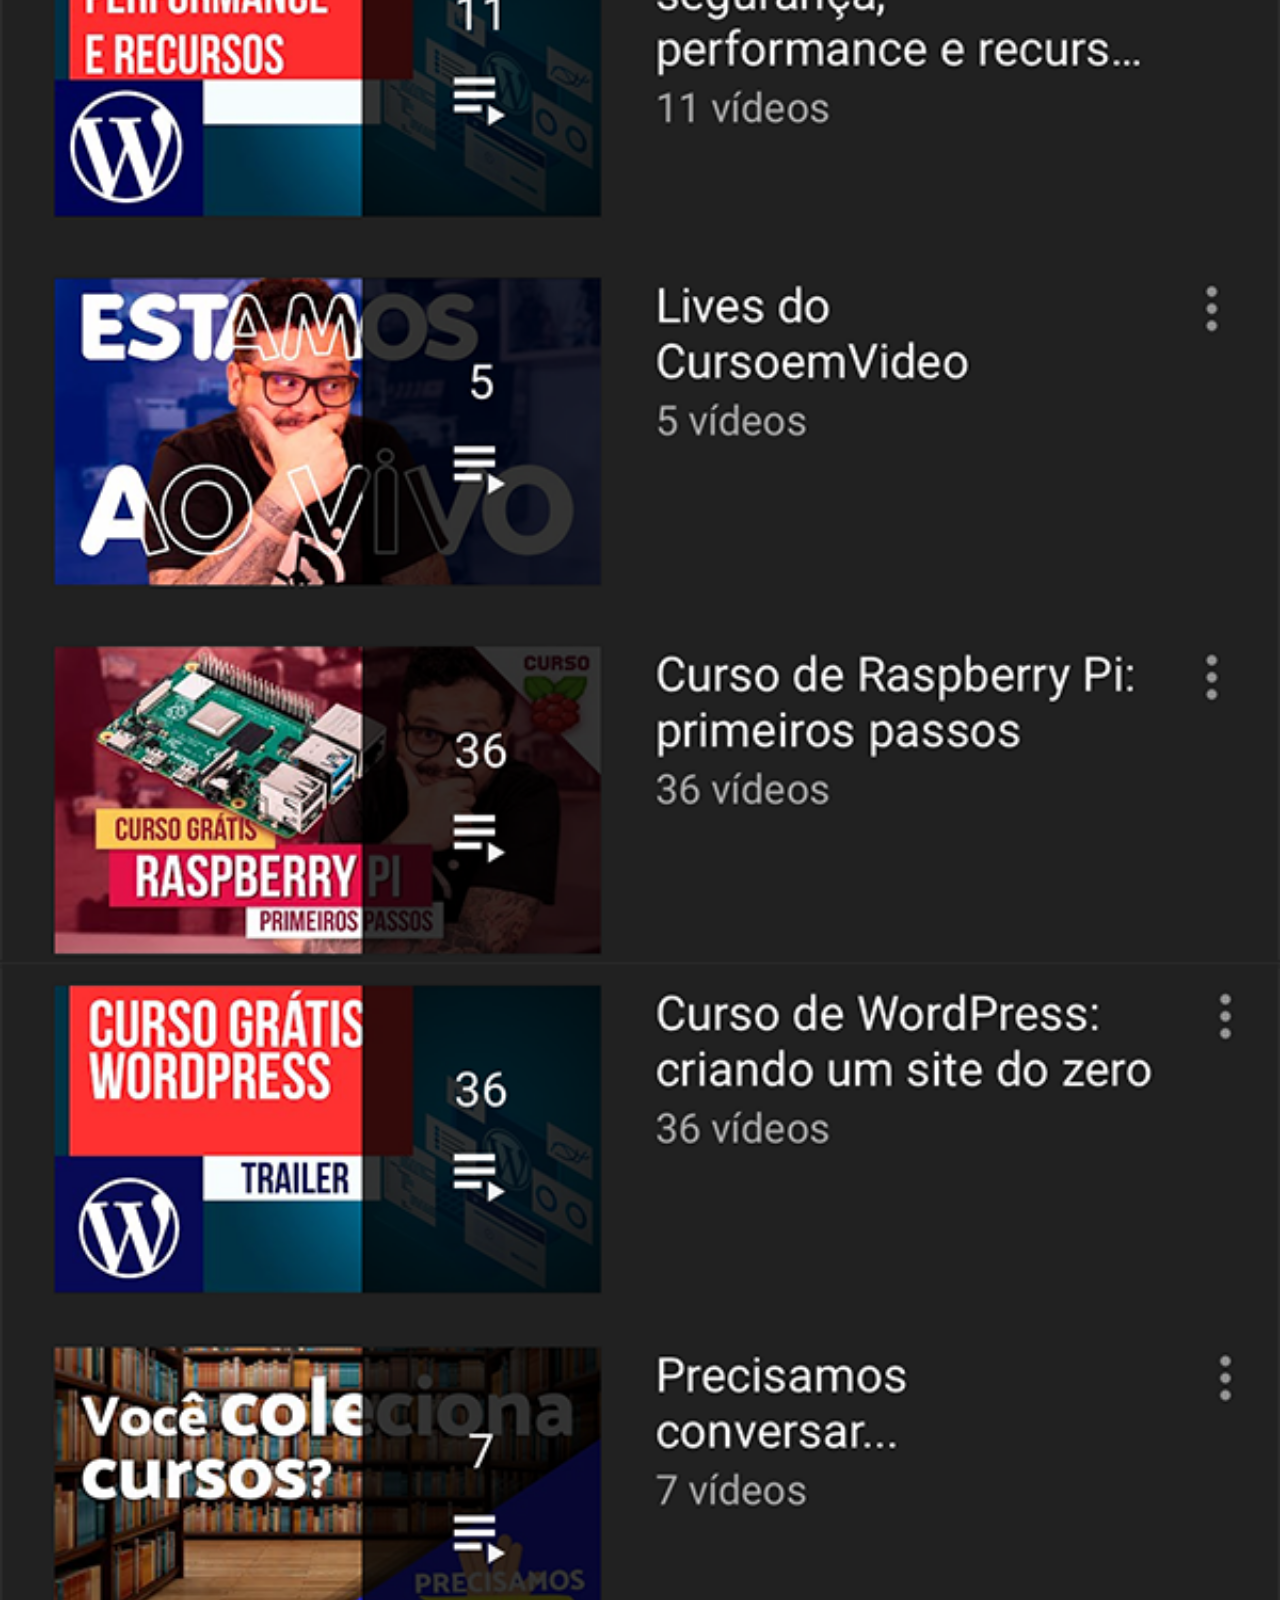
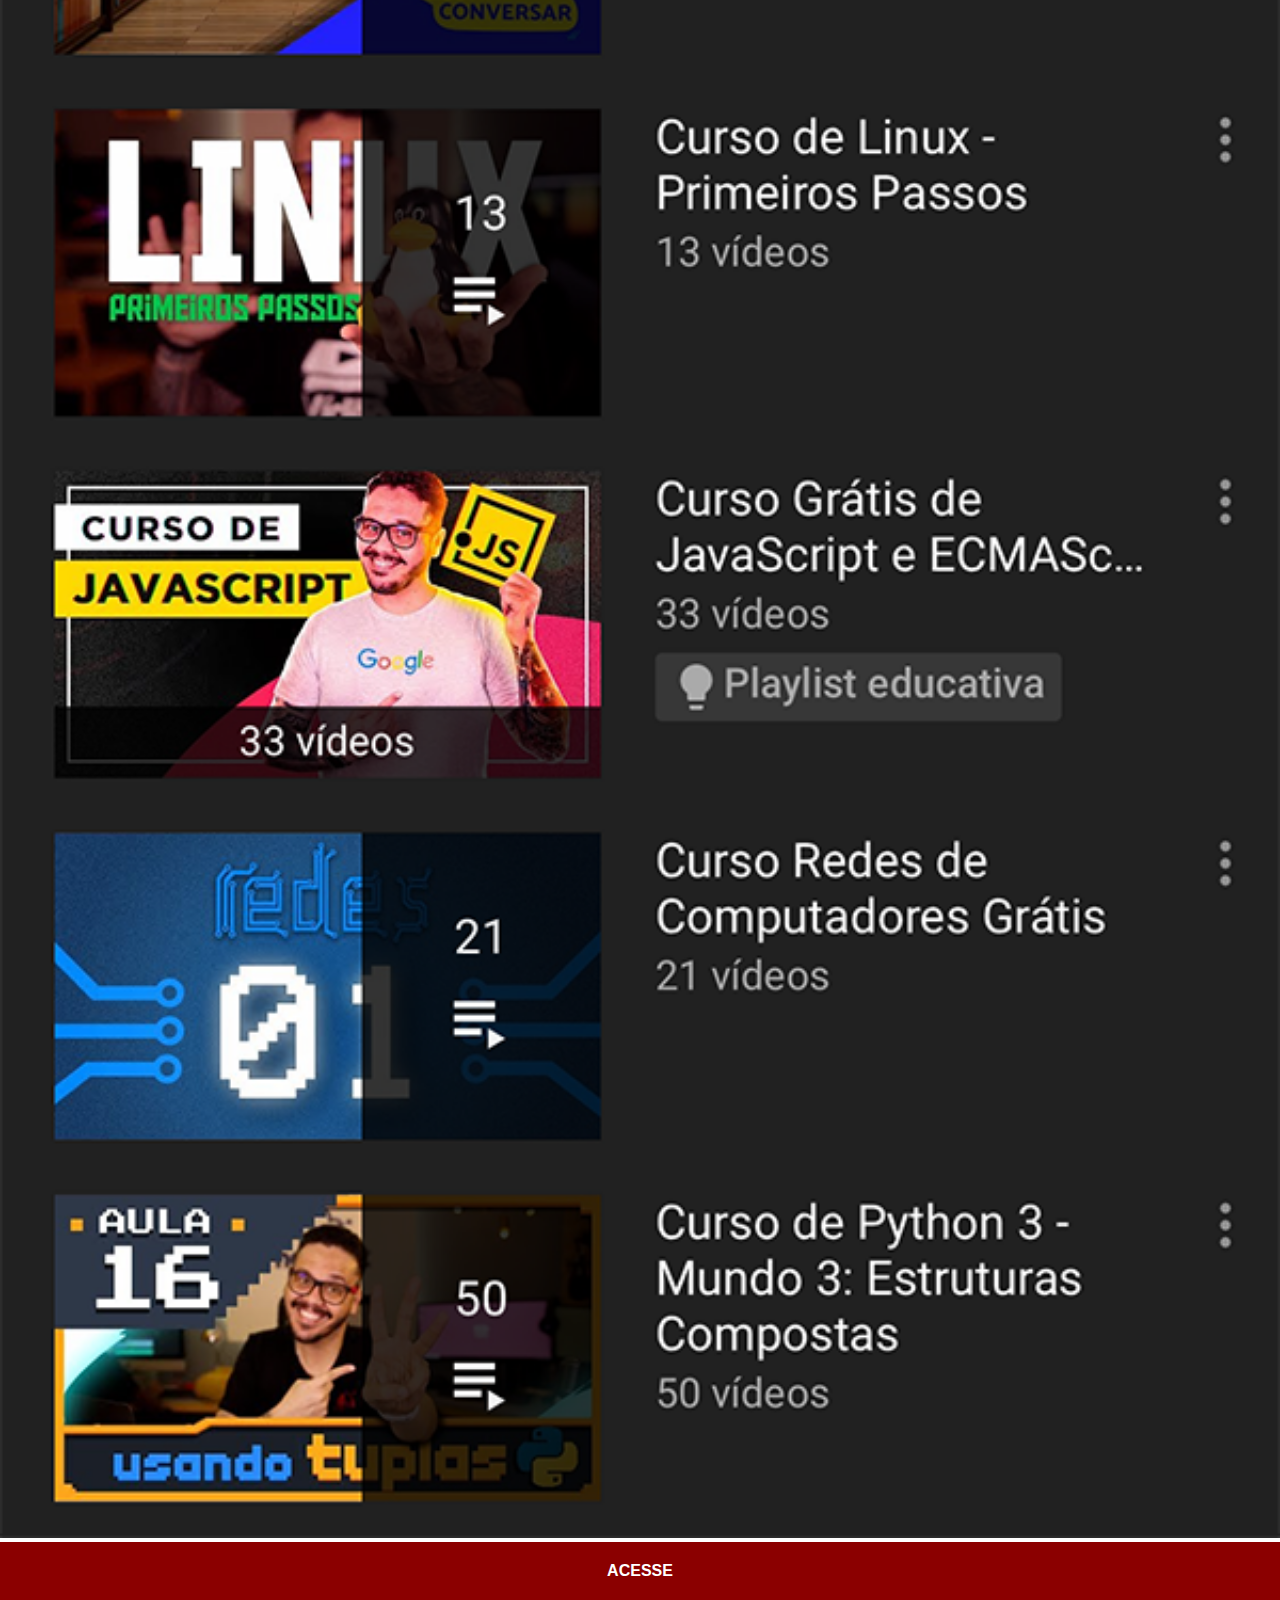
<file: youtube.html>
<!DOCTYPE html>
<html lang="pt-br">
<head>
    <meta charset="UTF-8">
    <meta http-equiv="X-UA-Compatible" content="IE=edge">
    <meta name="viewport" content="width=device-width, initial-scale=1.0">
    <title>Youtube</title> 
    <link rel="stylesheet" href="estilos/social.css">
</head>
<body>
    <img src="imagens/tela-youtube.png" alt="Youtube">
    <a href="https://www.youtube.com/@CursoemVideo/playlists" target="_blank">ACESSE</a>
</body>
</html>
</file>
<file: estilos/style.css>
@charset "UTF-8";

* {
    margin: 0px;
    padding: 0px;
    font-family: Arial, Helvetica, sans-serif; 
}

html, body {
    height: 100vh;
    width: 100vw;
    background-color: black;
}

body {
    background: url("../imagens/fundo-madeira.jpg") 
    no-repeat top center;
    background-size: cover;
    background-attachment: fixed;
}

main {
    position: relative;
    height: 100vh;  
}

section#telefone {
    position: absolute;
    top: 50%;
    left: 50%;
    transform: translate(-50%, -50%);
    height: 627px;
    width: 311px;  
    background: url("../imagens/frame-iphone.png") no-repeat;
} 
iframe#tela {
    position: relative;
    top: 80px;
    left: 22px; 
    width: 267px;
    height: 471px;
}

section#redes-sociais {
    text-align: right;
}

section#redes-sociais img {
    width: 50px; /*Ao diminuir a largura de uma imagem a altura também é definida com o mesmo tamanho da largura atual*/
    margin: 10px;
    border-radius: 50%;
    box-shadow: 2px 2px 5px rgba(0, 0, 0, 0.400);
    box-sizing: border-box; /*Desta forma a borda do elemento passa a fazer parte dele(da caixa do elemento)*/
}

section#redes-sociais img:hover {
    border: 2px solid rgba(255, 255, 255, 0.637); 
    transform: translate(-3px, -3px);
    box-shadow: 5px 5px 10px rgba(0, 0, 0, 0.623); 
    transition: transform 0.3s, border 1s; /*O transform desse selector levará 0.5 segundos para fazer a animação e                               o border levará 1 segundo para fazer a animação*/
}
</file>
<file: estilos/social.css>
@charset "UTF-8"; 

* {
    margin: 0px;
    padding: 0px;
    font-family: Arial, Helvetica, sans-serif;
}

::-webkit-scrollbar {
    width: 0px;
    height: 0px;
}

img {
    width: 100vw;
    
}

a { 
    display: block;
    background-color: darkred;
    color: white;
    padding: 20px;
    text-align: center;
    font-weight: bolder;
    text-decoration: none;
}

a:hover {
    background-color: red;
}
</file>
